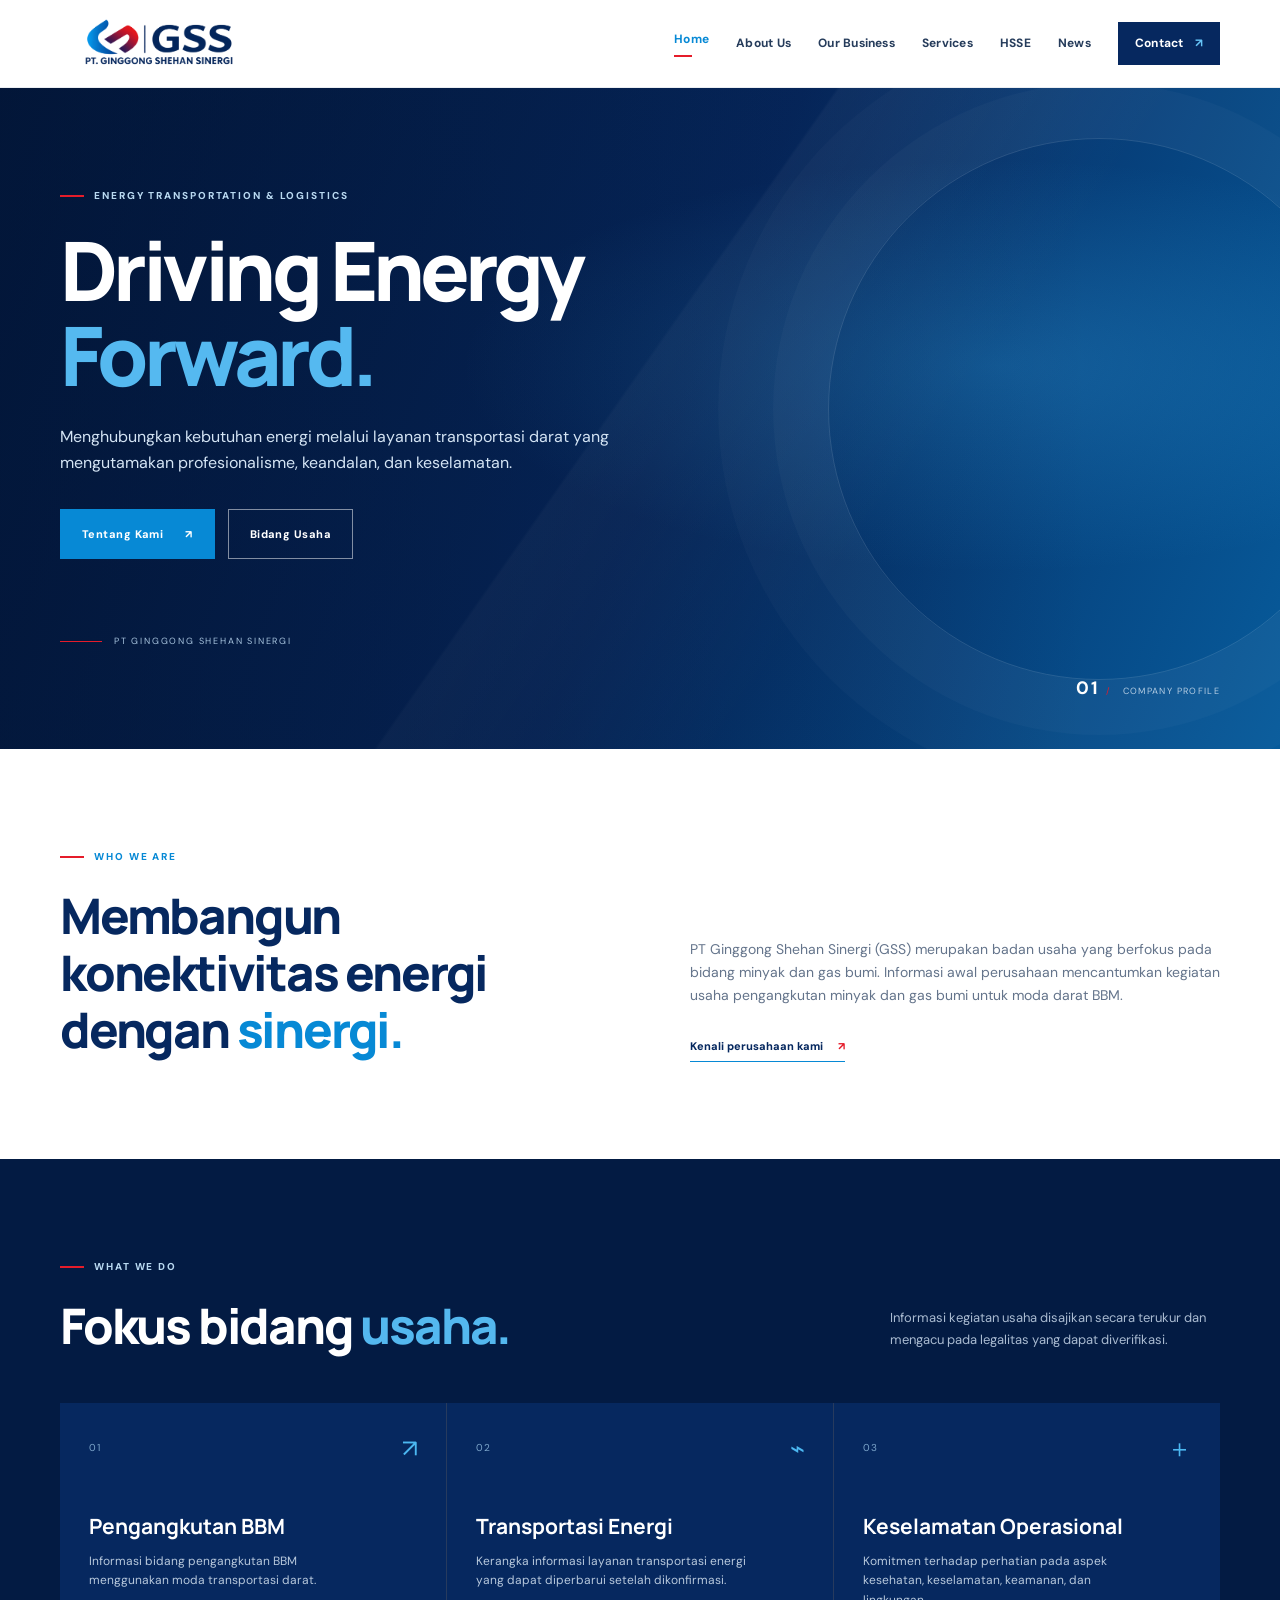
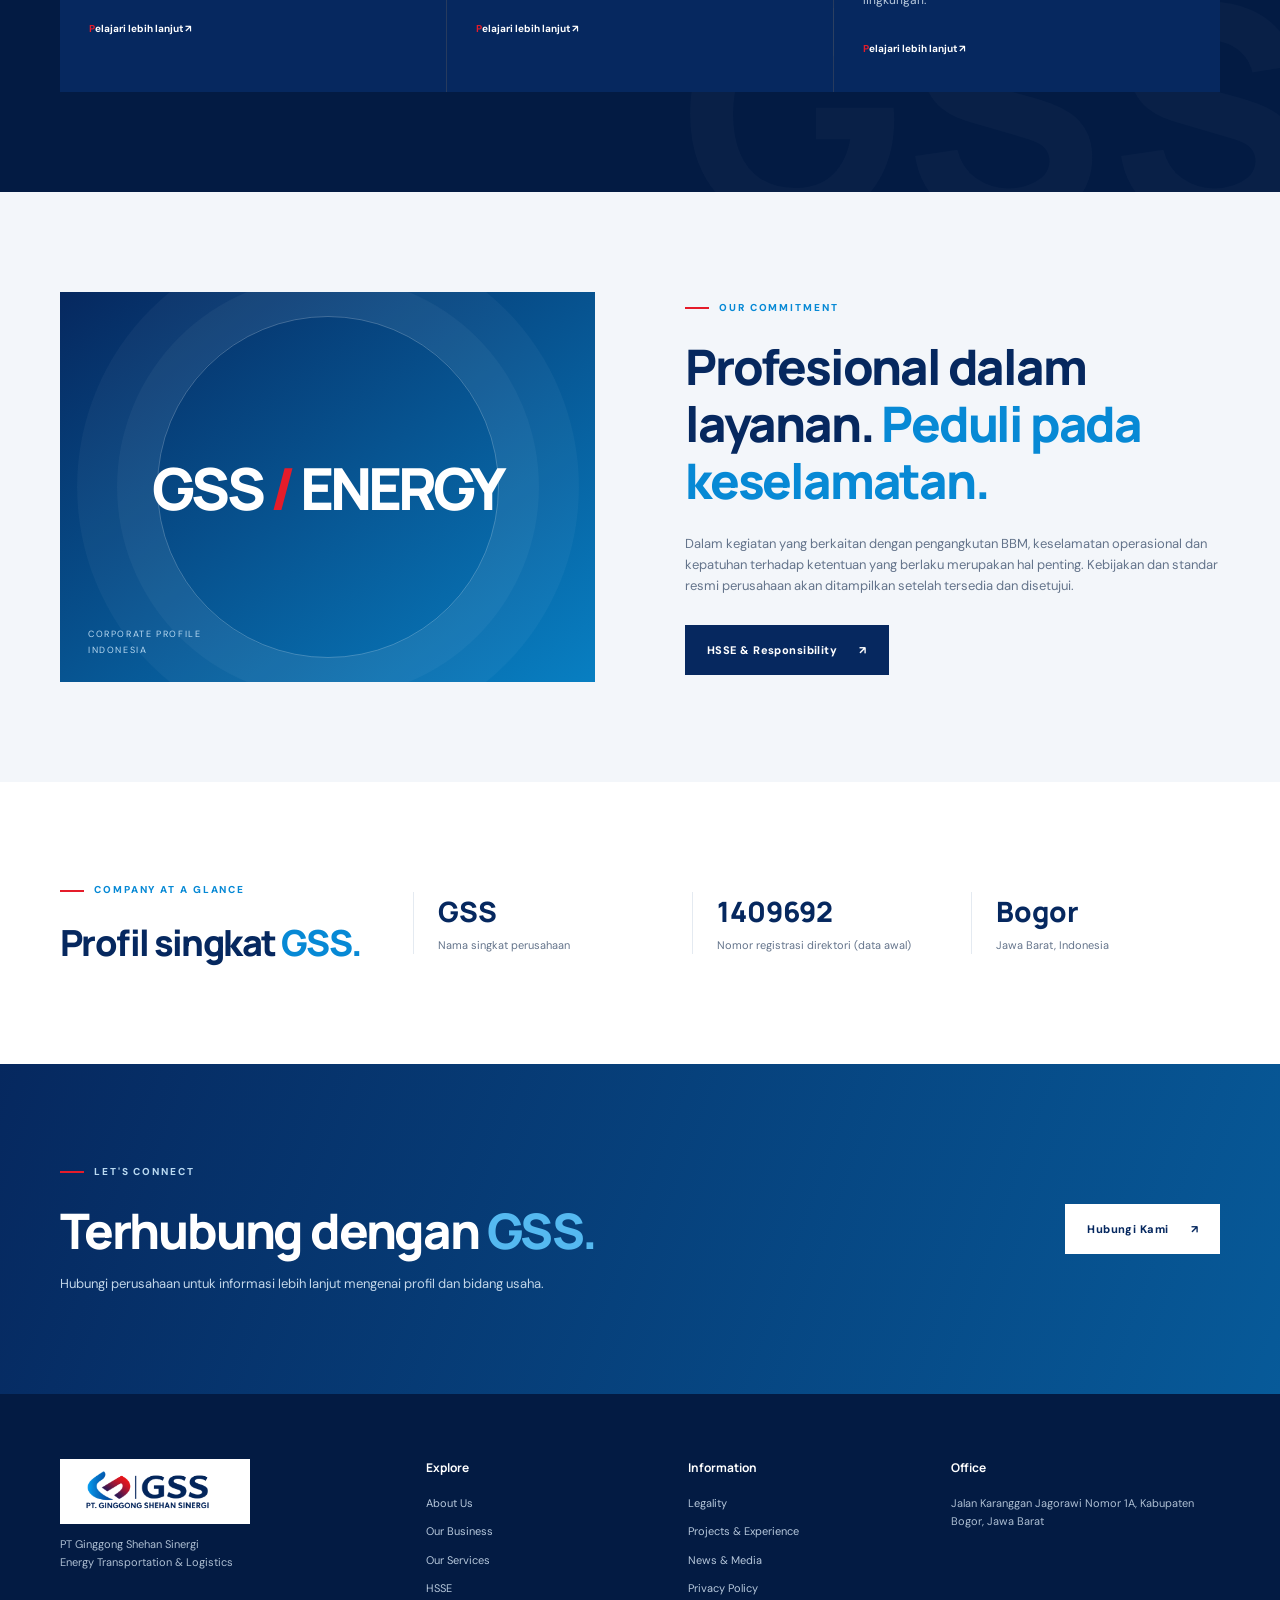
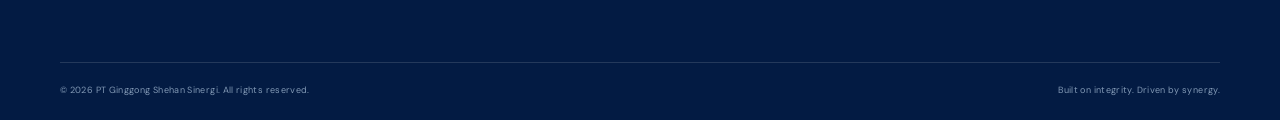
<file: index.html>
<!doctype html>
<html lang="id">
<head>
  <meta charset="utf-8">
  <meta name="viewport" content="width=device-width, initial-scale=1">
  <title>Home | GSS</title>
  <meta name="description" content="PT Ginggong Shehan Sinergi menyediakan fokus usaha pada pengangkutan minyak dan gas bumi moda darat. Hubungi kami untuk informasi perusahaan.">
  <meta name="theme-color" content="#06285f">
  <meta property="og:type" content="website">
  <meta property="og:title" content="Home | GSS">
  <meta property="og:description" content="PT Ginggong Shehan Sinergi menyediakan fokus usaha pada pengangkutan minyak dan gas bumi moda darat. Hubungi kami untuk informasi perusahaan.">
  <meta property="og:image" content="/assets/images/logo-gss.png">
  <link rel="icon" type="image/png" href="/assets/images/logo-gss.png">
  <link rel="preconnect" href="https://fonts.googleapis.com">
  <link rel="preconnect" href="https://fonts.gstatic.com" crossorigin>
  <link href="https://fonts.googleapis.com/css2?family=DM+Sans:wght@400;500;600;700&family=Manrope:wght@400;500;600;700;800&display=swap" rel="stylesheet">
  <link rel="stylesheet" href="/assets/css/style.css">
</head>
<body>
<header class="site-header">
  <div class="container header-inner">
    <a class="brand" href="" aria-label="GSS Home"><img src="/assets/images/logo-gss.png" alt="Logo PT Ginggong Shehan Sinergi"></a>
    <button class="menu-toggle" aria-label="Buka menu" aria-expanded="false"><span></span><span></span><span></span></button>
    <nav class="main-nav" aria-label="Navigasi utama">
      <a href="" aria-current="page" class="is-active">Home</a>
      <a href="/pages/about.html">About Us</a>
      <a href="/pages/business.html">Our Business</a>
      <a href="/pages/services.html">Services</a>
      <a href="/pages/hsse.html">HSSE</a>
      <a href="/pages/news.html">News</a>
      <a class="nav-contact" href="/pages/contact.html">Contact <span>↗</span></a>
    </nav>
  </div>
</header>
<main>
  <section class="hero">
    <div class="hero__backdrop"></div>
    <div class="container hero__content">
      <p class="eyebrow eyebrow--light"><span></span> ENERGY TRANSPORTATION & LOGISTICS</p>
      <h1>Driving Energy<br><em>Forward.</em></h1>
      <p class="hero__lead">Menghubungkan kebutuhan energi melalui layanan transportasi darat yang mengutamakan profesionalisme, keandalan, dan keselamatan.</p>
      <div class="hero__actions">
        <a class="button button--primary" href="pages/about.html">Tentang Kami <span>↗</span></a>
        <a class="button button--outline" href="pages/business.html">Bidang Usaha</a>
      </div>
      <div class="hero__footnote"><span class="hero__line"></span> PT GINGGONG SHEHAN SINERGI</div>
    </div>
    <div class="hero__index"><b>01</b><span>/</span> COMPANY PROFILE</div>
  </section>

  <section class="intro section-pad">
    <div class="container intro__grid">
      <div>
        <p class="eyebrow"><span></span> WHO WE ARE</p>
        <h2>Membangun konektivitas energi dengan <em>sinergi.</em></h2>
      </div>
      <div class="intro__copy">
        <p>PT Ginggong Shehan Sinergi (GSS) merupakan badan usaha yang berfokus pada bidang minyak dan gas bumi. Informasi awal perusahaan mencantumkan kegiatan usaha pengangkutan minyak dan gas bumi untuk moda darat BBM.</p>
        <a class="text-link" href="pages/about.html">Kenali perusahaan kami <span>↗</span></a>
      </div>
    </div>
  </section>

  <section class="business-band section-pad">
    <div class="container">
      <div class="section-heading section-heading--light">
        <div><p class="eyebrow eyebrow--light"><span></span> WHAT WE DO</p><h2>Fokus bidang <em>usaha.</em></h2></div>
        <p>Informasi kegiatan usaha disajikan secara terukur dan mengacu pada legalitas yang dapat diverifikasi.</p>
      </div>
      <div class="service-grid">
        <a class="service-card" href="pages/business.html"><span class="service-card__num">01</span><div class="service-card__icon">↗</div><h3>Pengangkutan BBM</h3><p>Informasi bidang pengangkutan BBM menggunakan moda transportasi darat.</p><span class="service-card__more">Pelajari lebih lanjut ↗</span></a>
        <a class="service-card" href="pages/services.html"><span class="service-card__num">02</span><div class="service-card__icon">⌁</div><h3>Transportasi Energi</h3><p>Kerangka informasi layanan transportasi energi yang dapat diperbarui setelah dikonfirmasi.</p><span class="service-card__more">Pelajari lebih lanjut ↗</span></a>
        <a class="service-card" href="pages/hsse.html"><span class="service-card__num">03</span><div class="service-card__icon">＋</div><h3>Keselamatan Operasional</h3><p>Komitmen terhadap perhatian pada aspek kesehatan, keselamatan, keamanan, dan lingkungan.</p><span class="service-card__more">Pelajari lebih lanjut ↗</span></a>
      </div>
    </div>
  </section>

  <section class="commitment section-pad">
    <div class="container commitment__grid">
      <div class="commitment__visual"><div class="visual-mark">GSS<span> / </span>ENERGY</div><div class="visual-caption">CORPORATE PROFILE<br>INDONESIA</div></div>
      <div class="commitment__body">
        <p class="eyebrow"><span></span> OUR COMMITMENT</p>
        <h2>Profesional dalam layanan. <em>Peduli pada keselamatan.</em></h2>
        <p>Dalam kegiatan yang berkaitan dengan pengangkutan BBM, keselamatan operasional dan kepatuhan terhadap ketentuan yang berlaku merupakan hal penting. Kebijakan dan standar resmi perusahaan akan ditampilkan setelah tersedia dan disetujui.</p>
        <a class="button button--dark" href="pages/hsse.html">HSSE & Responsibility <span>↗</span></a>
      </div>
    </div>
  </section>

  <section class="facts section-pad">
    <div class="container facts__grid">
      <div><p class="eyebrow"><span></span> COMPANY AT A GLANCE</p><h2>Profil singkat <em>GSS.</em></h2></div>
      <div class="fact"><strong>GSS</strong><span>Nama singkat perusahaan</span></div>
      <div class="fact"><strong>1409692</strong><span>Nomor registrasi direktori (data awal)</span></div>
      <div class="fact"><strong>Bogor</strong><span>Jawa Barat, Indonesia</span></div>
    </div>
  </section>

  <section class="cta section-pad">
    <div class="container cta__inner"><div><p class="eyebrow eyebrow--light"><span></span> LET'S CONNECT</p><h2>Terhubung dengan <em>GSS.</em></h2><p>Hubungi perusahaan untuk informasi lebih lanjut mengenai profil dan bidang usaha.</p></div><a class="button button--white" href="pages/contact.html">Hubungi Kami <span>↗</span></a></div>
  </section>
</main>
<footer class="site-footer">
  <div class="container footer-main">
    <div class="footer-brand"><img src="/assets/images/logo-gss.png" alt="Logo GSS"><p>PT Ginggong Shehan Sinergi<br>Energy Transportation & Logistics</p></div>
    <div><h4>Explore</h4><a href="/pages/about.html">About Us</a><a href="/pages/business.html">Our Business</a><a href="/pages/services.html">Our Services</a><a href="/pages/hsse.html">HSSE</a></div>
    <div><h4>Information</h4><a href="/pages/legality.html">Legality</a><a href="/pages/projects.html">Projects & Experience</a><a href="/pages/news.html">News & Media</a><a href="/pages/privacy.html">Privacy Policy</a></div>
    <div><h4>Office</h4><p>Jalan Karanggan Jagorawi Nomor 1A, Kabupaten Bogor, Jawa Barat</p></div>
  </div>
  <div class="container footer-bottom"><span>© 2026 PT Ginggong Shehan Sinergi. All rights reserved.</span><span>Built on integrity. Driven by synergy.</span></div>
</footer>
<a class="back-top" href="#" aria-label="Kembali ke atas">↑</a>
<script src="/assets/js/main.js" defer></script>
</body></html>
</file>
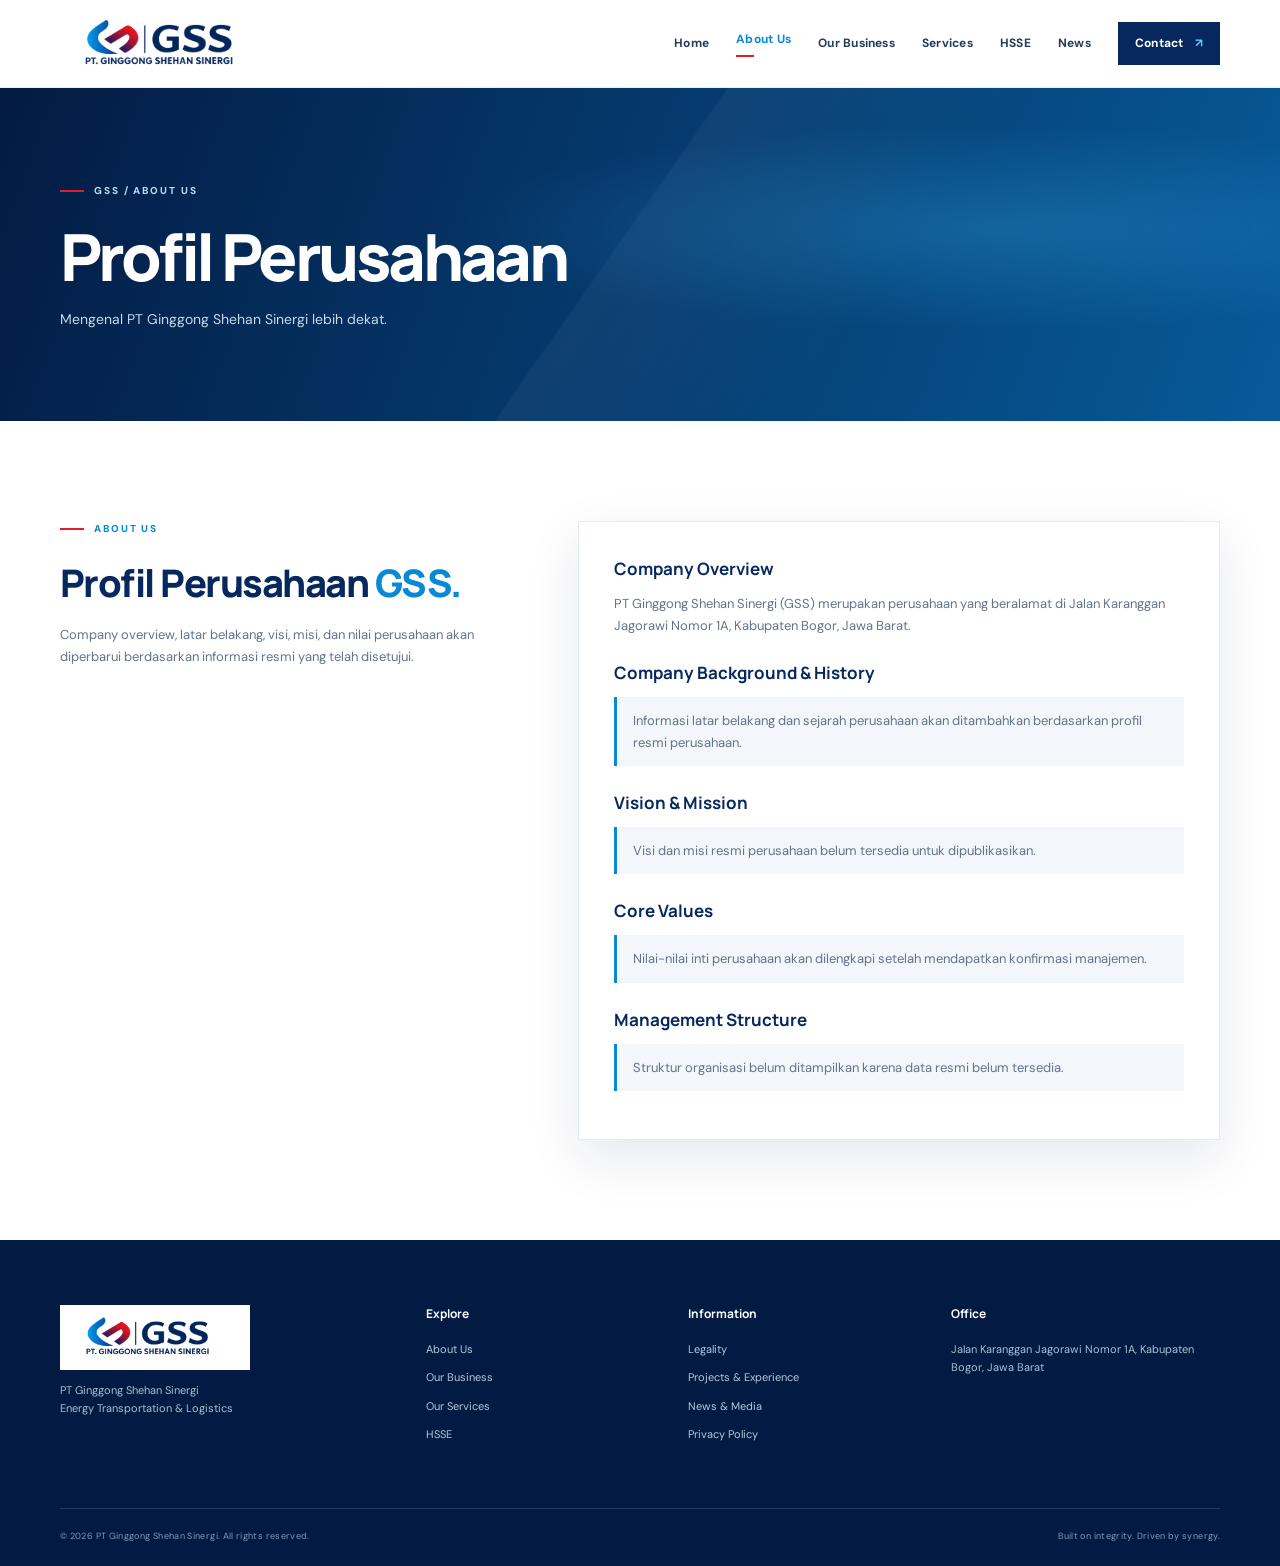
<file: pages/about.html>
<!doctype html>
<html lang="id">
<head>
  <meta charset="utf-8">
  <meta name="viewport" content="width=device-width, initial-scale=1">
  <title>About Us | GSS</title>
  <meta name="description" content="Profil Perusahaan PT Ginggong Shehan Sinergi (GSS). Company overview, latar belakang, visi, misi, dan nilai perusahaan akan diperbarui berdasarkan informasi resmi yang telah disetujui.">
  <meta name="theme-color" content="#06285f">
  <meta property="og:type" content="website">
  <meta property="og:title" content="About Us | GSS">
  <meta property="og:description" content="Profil Perusahaan PT Ginggong Shehan Sinergi (GSS). Company overview, latar belakang, visi, misi, dan nilai perusahaan akan diperbarui berdasarkan informasi resmi yang telah disetujui.">
  <meta property="og:image" content="/assets/images/logo-gss.png">
  <link rel="icon" type="image/png" href="/assets/images/logo-gss.png">
  <link rel="preconnect" href="https://fonts.googleapis.com">
  <link rel="preconnect" href="https://fonts.gstatic.com" crossorigin>
  <link href="https://fonts.googleapis.com/css2?family=DM+Sans:wght@400;500;600;700&family=Manrope:wght@400;500;600;700;800&display=swap" rel="stylesheet">
  <link rel="stylesheet" href="/assets/css/style.css">
</head>
<body>
<header class="site-header">
  <div class="container header-inner">
    <a class="brand" href="" aria-label="GSS Home"><img src="/assets/images/logo-gss.png" alt="Logo PT Ginggong Shehan Sinergi"></a>
    <button class="menu-toggle" aria-label="Buka menu" aria-expanded="false"><span></span><span></span><span></span></button>
    <nav class="main-nav" aria-label="Navigasi utama">
      <a href="">Home</a>
      <a href="/pages/about.html" aria-current="page" class="is-active">About Us</a>
      <a href="/pages/business.html">Our Business</a>
      <a href="/pages/services.html">Services</a>
      <a href="/pages/hsse.html">HSSE</a>
      <a href="/pages/news.html">News</a>
      <a class="nav-contact" href="/pages/contact.html">Contact <span>↗</span></a>
    </nav>
  </div>
</header>
<main>
  <section class="page-hero"><div class="container"><p class="eyebrow eyebrow--light"><span></span> GSS / ABOUT US</p><h1>Profil Perusahaan</h1><p>Mengenal PT Ginggong Shehan Sinergi lebih dekat.</p></div></section>
  <section class="section-pad"><div class="container page-content">
    <div class="page-lead"><p class="eyebrow"><span></span> ABOUT US</p><h2>Profil Perusahaan <em>GSS.</em></h2><p>Company overview, latar belakang, visi, misi, dan nilai perusahaan akan diperbarui berdasarkan informasi resmi yang telah disetujui.</p></div>
<div class="content-panel"><h3>Company Overview</h3><p>PT Ginggong Shehan Sinergi (GSS) merupakan perusahaan yang beralamat di Jalan Karanggan Jagorawi Nomor 1A, Kabupaten Bogor, Jawa Barat.</p><h3>Company Background & History</h3><p class="placeholder-note">Informasi latar belakang dan sejarah perusahaan akan ditambahkan berdasarkan profil resmi perusahaan.</p><h3>Vision & Mission</h3><p class="placeholder-note">Visi dan misi resmi perusahaan belum tersedia untuk dipublikasikan.</p><h3>Core Values</h3><p class="placeholder-note">Nilai-nilai inti perusahaan akan dilengkapi setelah mendapatkan konfirmasi manajemen.</p><h3>Management Structure</h3><p class="placeholder-note">Struktur organisasi belum ditampilkan karena data resmi belum tersedia.</p></div></div></section>
</main>
<footer class="site-footer">
  <div class="container footer-main">
    <div class="footer-brand"><img src="/assets/images/logo-gss.png" alt="Logo GSS"><p>PT Ginggong Shehan Sinergi<br>Energy Transportation & Logistics</p></div>
    <div><h4>Explore</h4><a href="/pages/about.html">About Us</a><a href="/pages/business.html">Our Business</a><a href="/pages/services.html">Our Services</a><a href="/pages/hsse.html">HSSE</a></div>
    <div><h4>Information</h4><a href="/pages/legality.html">Legality</a><a href="/pages/projects.html">Projects & Experience</a><a href="/pages/news.html">News & Media</a><a href="/pages/privacy.html">Privacy Policy</a></div>
    <div><h4>Office</h4><p>Jalan Karanggan Jagorawi Nomor 1A, Kabupaten Bogor, Jawa Barat</p></div>
  </div>
  <div class="container footer-bottom"><span>© 2026 PT Ginggong Shehan Sinergi. All rights reserved.</span><span>Built on integrity. Driven by synergy.</span></div>
</footer>
<a class="back-top" href="#" aria-label="Kembali ke atas">↑</a>
<script src="/assets/js/main.js" defer></script>
</body></html>
</file>
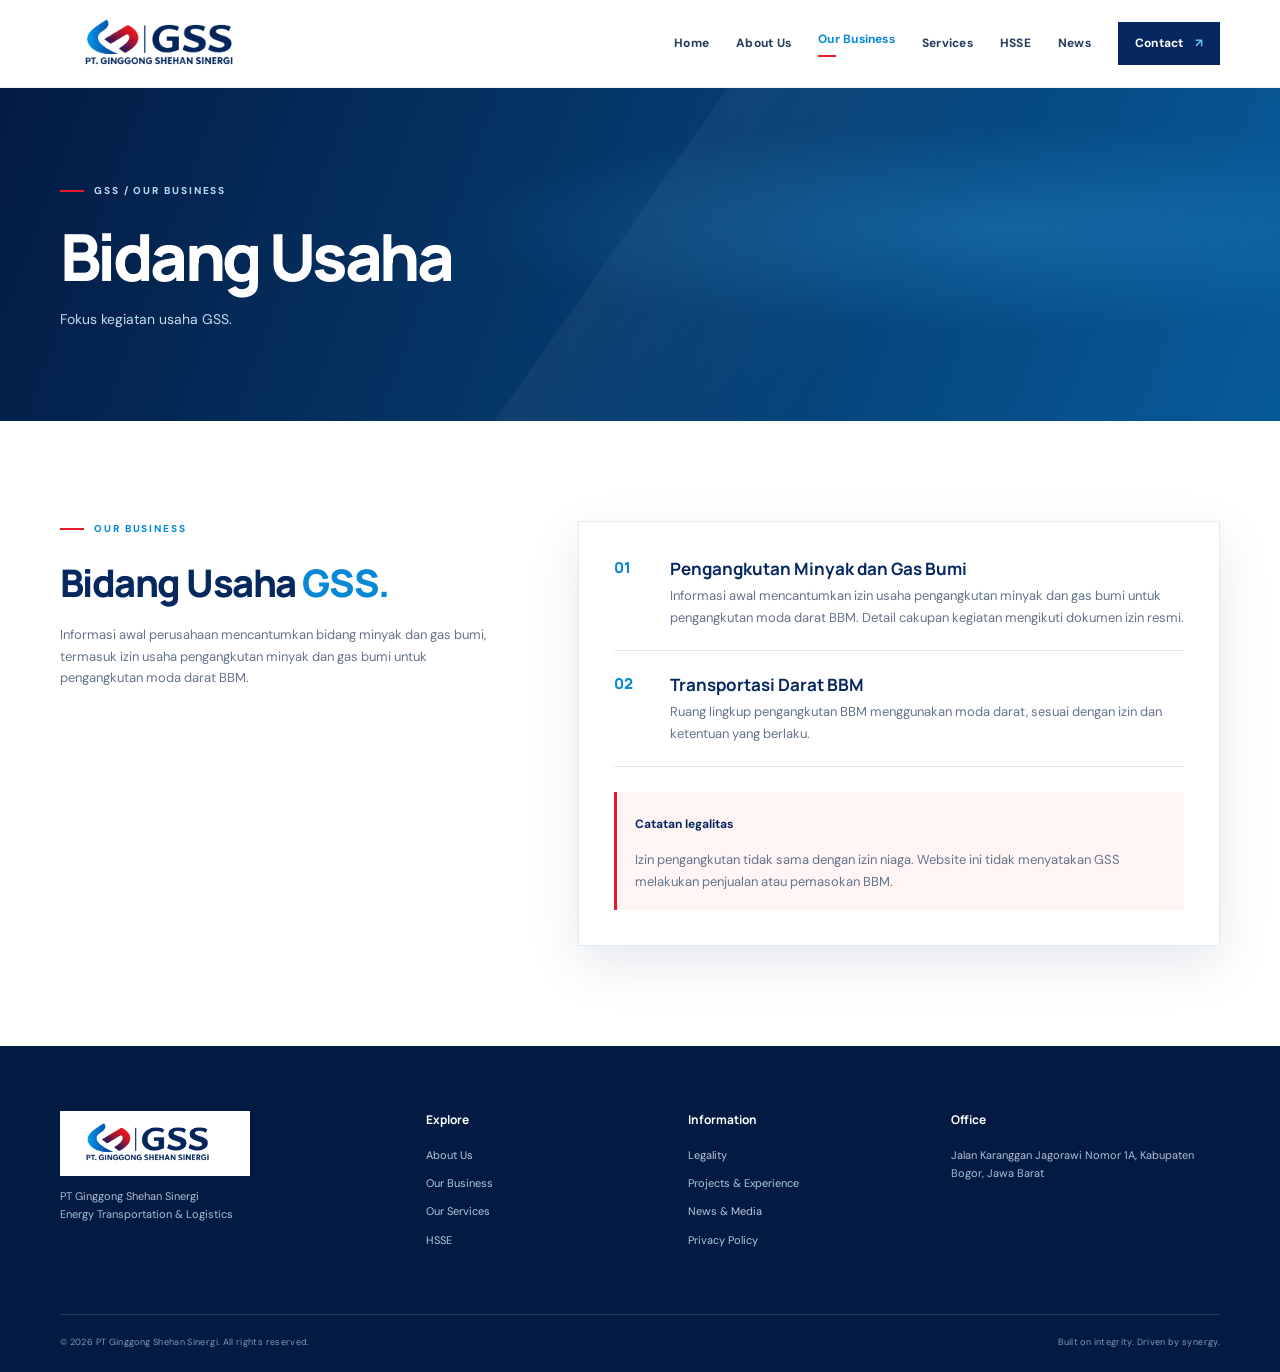
<file: pages/business.html>
<!doctype html>
<html lang="id">
<head>
  <meta charset="utf-8">
  <meta name="viewport" content="width=device-width, initial-scale=1">
  <title>Our Business | GSS</title>
  <meta name="description" content="Bidang Usaha PT Ginggong Shehan Sinergi (GSS). Informasi awal perusahaan mencantumkan bidang minyak dan gas bumi, termasuk izin usaha pengangkutan minyak dan gas bumi untuk pengangkutan moda darat BBM.">
  <meta name="theme-color" content="#06285f">
  <meta property="og:type" content="website">
  <meta property="og:title" content="Our Business | GSS">
  <meta property="og:description" content="Bidang Usaha PT Ginggong Shehan Sinergi (GSS). Informasi awal perusahaan mencantumkan bidang minyak dan gas bumi, termasuk izin usaha pengangkutan minyak dan gas bumi untuk pengangkutan moda darat BBM.">
  <meta property="og:image" content="/assets/images/logo-gss.png">
  <link rel="icon" type="image/png" href="/assets/images/logo-gss.png">
  <link rel="preconnect" href="https://fonts.googleapis.com">
  <link rel="preconnect" href="https://fonts.gstatic.com" crossorigin>
  <link href="https://fonts.googleapis.com/css2?family=DM+Sans:wght@400;500;600;700&family=Manrope:wght@400;500;600;700;800&display=swap" rel="stylesheet">
  <link rel="stylesheet" href="/assets/css/style.css">
</head>
<body>
<header class="site-header">
  <div class="container header-inner">
    <a class="brand" href="" aria-label="GSS Home"><img src="/assets/images/logo-gss.png" alt="Logo PT Ginggong Shehan Sinergi"></a>
    <button class="menu-toggle" aria-label="Buka menu" aria-expanded="false"><span></span><span></span><span></span></button>
    <nav class="main-nav" aria-label="Navigasi utama">
      <a href="">Home</a>
      <a href="/pages/about.html">About Us</a>
      <a href="/pages/business.html" aria-current="page" class="is-active">Our Business</a>
      <a href="/pages/services.html">Services</a>
      <a href="/pages/hsse.html">HSSE</a>
      <a href="/pages/news.html">News</a>
      <a class="nav-contact" href="/pages/contact.html">Contact <span>↗</span></a>
    </nav>
  </div>
</header>
<main>
  <section class="page-hero"><div class="container"><p class="eyebrow eyebrow--light"><span></span> GSS / OUR BUSINESS</p><h1>Bidang Usaha</h1><p>Fokus kegiatan usaha GSS.</p></div></section>
  <section class="section-pad"><div class="container page-content">
    <div class="page-lead"><p class="eyebrow"><span></span> OUR BUSINESS</p><h2>Bidang Usaha <em>GSS.</em></h2><p>Informasi awal perusahaan mencantumkan bidang minyak dan gas bumi, termasuk izin usaha pengangkutan minyak dan gas bumi untuk pengangkutan moda darat BBM.</p></div>
<div class="content-panel"><div class="info-row"><span>01</span><div><h3>Pengangkutan Minyak dan Gas Bumi</h3><p>Informasi awal mencantumkan izin usaha pengangkutan minyak dan gas bumi untuk pengangkutan moda darat BBM. Detail cakupan kegiatan mengikuti dokumen izin resmi.</p></div></div><div class="info-row"><span>02</span><div><h3>Transportasi Darat BBM</h3><p>Ruang lingkup pengangkutan BBM menggunakan moda darat, sesuai dengan izin dan ketentuan yang berlaku.</p></div></div><div class="notice"><strong>Catatan legalitas</strong><p>Izin pengangkutan tidak sama dengan izin niaga. Website ini tidak menyatakan GSS melakukan penjualan atau pemasokan BBM.</p></div></div></div></section>
</main>
<footer class="site-footer">
  <div class="container footer-main">
    <div class="footer-brand"><img src="/assets/images/logo-gss.png" alt="Logo GSS"><p>PT Ginggong Shehan Sinergi<br>Energy Transportation & Logistics</p></div>
    <div><h4>Explore</h4><a href="/pages/about.html">About Us</a><a href="/pages/business.html">Our Business</a><a href="/pages/services.html">Our Services</a><a href="/pages/hsse.html">HSSE</a></div>
    <div><h4>Information</h4><a href="/pages/legality.html">Legality</a><a href="/pages/projects.html">Projects & Experience</a><a href="/pages/news.html">News & Media</a><a href="/pages/privacy.html">Privacy Policy</a></div>
    <div><h4>Office</h4><p>Jalan Karanggan Jagorawi Nomor 1A, Kabupaten Bogor, Jawa Barat</p></div>
  </div>
  <div class="container footer-bottom"><span>© 2026 PT Ginggong Shehan Sinergi. All rights reserved.</span><span>Built on integrity. Driven by synergy.</span></div>
</footer>
<a class="back-top" href="#" aria-label="Kembali ke atas">↑</a>
<script src="/assets/js/main.js" defer></script>
</body></html>
</file>
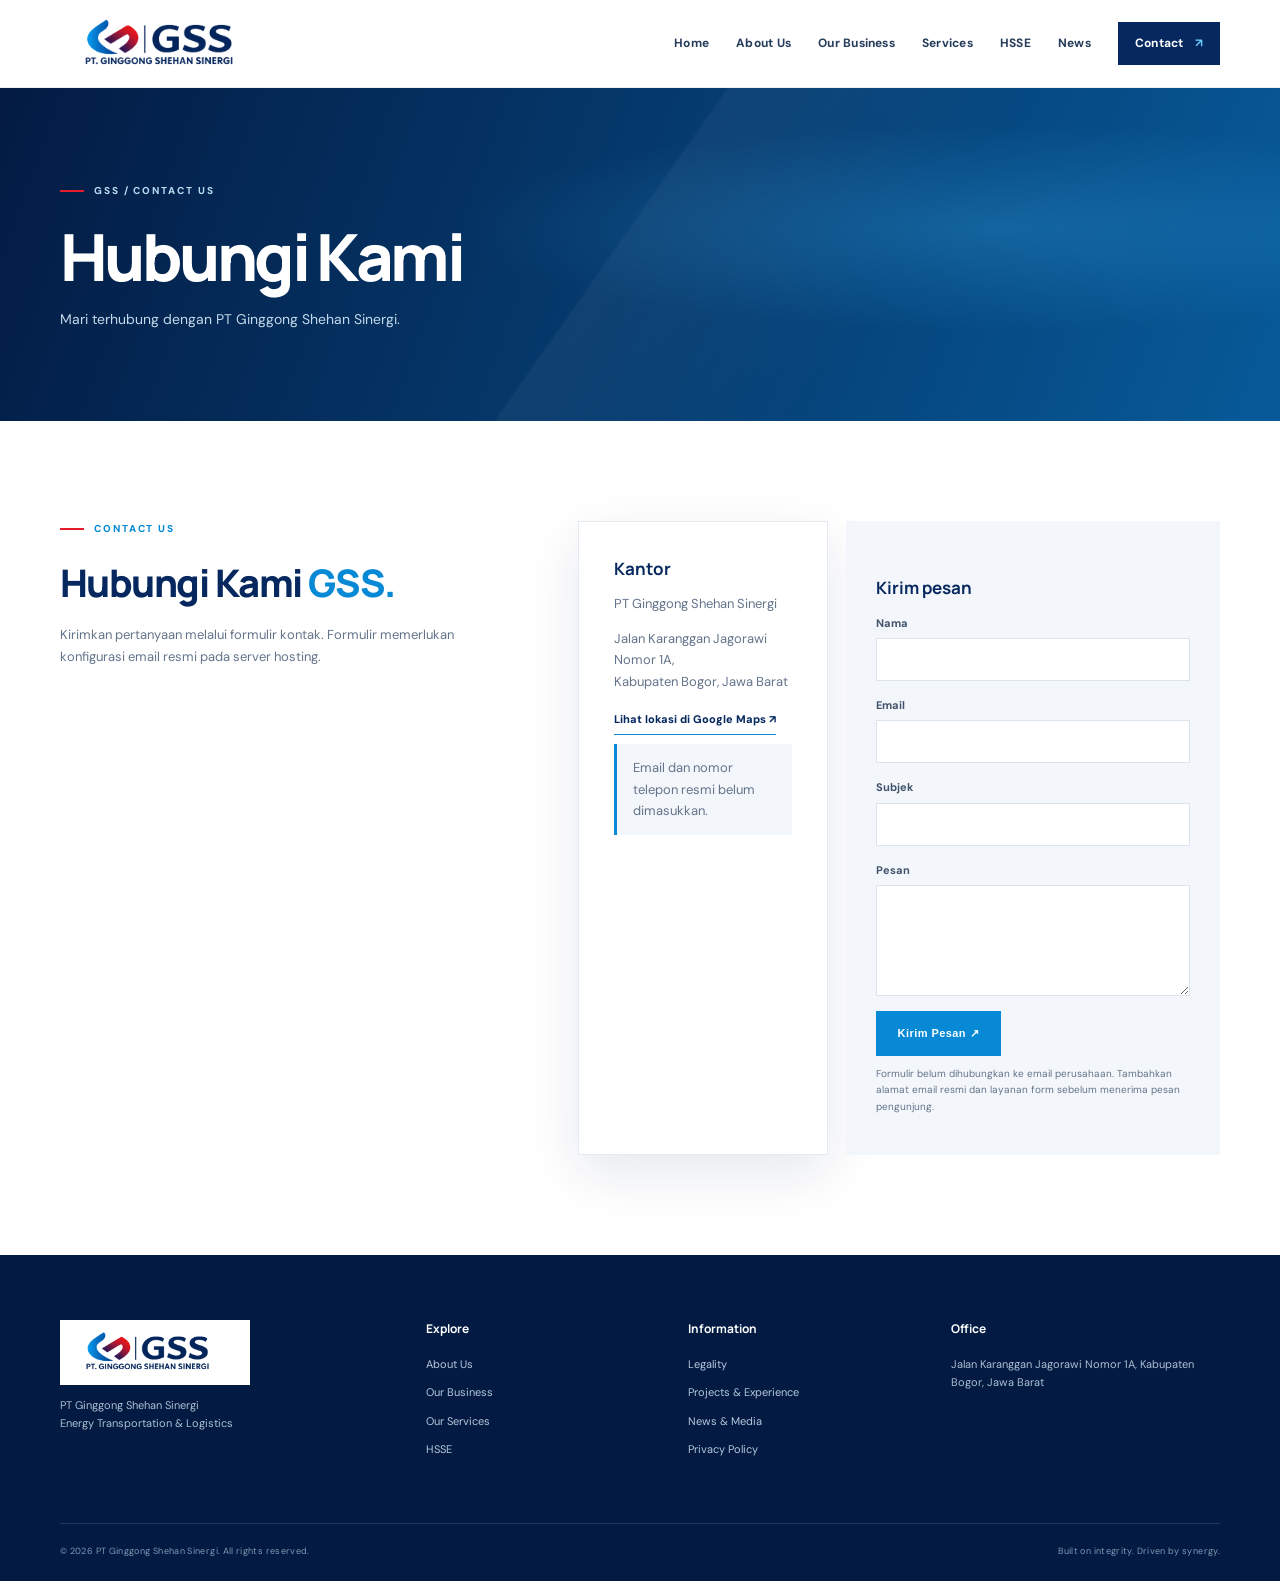
<file: pages/contact.html>
<!doctype html>
<html lang="id">
<head>
  <meta charset="utf-8">
  <meta name="viewport" content="width=device-width, initial-scale=1">
  <title>Contact Us | GSS</title>
  <meta name="description" content="Hubungi Kami PT Ginggong Shehan Sinergi (GSS). Kirimkan pertanyaan melalui formulir kontak. Formulir memerlukan konfigurasi email resmi pada server hosting.">
  <meta name="theme-color" content="#06285f">
  <meta property="og:type" content="website">
  <meta property="og:title" content="Contact Us | GSS">
  <meta property="og:description" content="Hubungi Kami PT Ginggong Shehan Sinergi (GSS). Kirimkan pertanyaan melalui formulir kontak. Formulir memerlukan konfigurasi email resmi pada server hosting.">
  <meta property="og:image" content="/assets/images/logo-gss.png">
  <link rel="icon" type="image/png" href="/assets/images/logo-gss.png">
  <link rel="preconnect" href="https://fonts.googleapis.com">
  <link rel="preconnect" href="https://fonts.gstatic.com" crossorigin>
  <link href="https://fonts.googleapis.com/css2?family=DM+Sans:wght@400;500;600;700&family=Manrope:wght@400;500;600;700;800&display=swap" rel="stylesheet">
  <link rel="stylesheet" href="/assets/css/style.css">
</head>
<body>
<header class="site-header">
  <div class="container header-inner">
    <a class="brand" href="" aria-label="GSS Home"><img src="/assets/images/logo-gss.png" alt="Logo PT Ginggong Shehan Sinergi"></a>
    <button class="menu-toggle" aria-label="Buka menu" aria-expanded="false"><span></span><span></span><span></span></button>
    <nav class="main-nav" aria-label="Navigasi utama">
      <a href="">Home</a>
      <a href="/pages/about.html">About Us</a>
      <a href="/pages/business.html">Our Business</a>
      <a href="/pages/services.html">Services</a>
      <a href="/pages/hsse.html">HSSE</a>
      <a href="/pages/news.html">News</a>
      <a class="nav-contact" href="/pages/contact.html">Contact <span>↗</span></a>
    </nav>
  </div>
</header>
<main>
  <section class="page-hero"><div class="container"><p class="eyebrow eyebrow--light"><span></span> GSS / CONTACT US</p><h1>Hubungi Kami</h1><p>Mari terhubung dengan PT Ginggong Shehan Sinergi.</p></div></section>
  <section class="section-pad"><div class="container page-content">
    <div class="page-lead"><p class="eyebrow"><span></span> CONTACT US</p><h2>Hubungi Kami <em>GSS.</em></h2><p>Kirimkan pertanyaan melalui formulir kontak. Formulir memerlukan konfigurasi email resmi pada server hosting.</p></div>
<div class="contact-grid"><div class="content-panel"><h3>Kantor</h3><p>PT Ginggong Shehan Sinergi</p><p>Jalan Karanggan Jagorawi Nomor 1A,<br>Kabupaten Bogor, Jawa Barat</p><a class="text-link" target="_blank" rel="noopener" href="https://www.google.com/maps/search/?api=1&query=Jalan+Karanggan+Jagorawi+Nomor+1A+Bogor">Lihat lokasi di Google Maps ↗</a><p class="placeholder-note">Email dan nomor telepon resmi belum dimasukkan.</p></div><form class="contact-form" id="contact-form"><h3>Kirim pesan</h3><label>Nama<input name="name" required maxlength="100" autocomplete="name"></label><label>Email<input type="email" name="email" required maxlength="150" autocomplete="email"></label><label>Subjek<input name="subject" required maxlength="150"></label><label>Pesan<textarea name="message" rows="5" required maxlength="4000"></textarea></label><div class="hp-field" aria-hidden="true"><label>Jangan isi kolom ini<input name="website" tabindex="-1" autocomplete="off"></label></div><button class="button button--primary" type="submit">Kirim Pesan ↗</button><p class="form-note">Formulir belum dihubungkan ke email perusahaan. Tambahkan alamat email resmi dan layanan form sebelum menerima pesan pengunjung.</p></form></div></div></section>
</main>
<footer class="site-footer">
  <div class="container footer-main">
    <div class="footer-brand"><img src="/assets/images/logo-gss.png" alt="Logo GSS"><p>PT Ginggong Shehan Sinergi<br>Energy Transportation & Logistics</p></div>
    <div><h4>Explore</h4><a href="/pages/about.html">About Us</a><a href="/pages/business.html">Our Business</a><a href="/pages/services.html">Our Services</a><a href="/pages/hsse.html">HSSE</a></div>
    <div><h4>Information</h4><a href="/pages/legality.html">Legality</a><a href="/pages/projects.html">Projects & Experience</a><a href="/pages/news.html">News & Media</a><a href="/pages/privacy.html">Privacy Policy</a></div>
    <div><h4>Office</h4><p>Jalan Karanggan Jagorawi Nomor 1A, Kabupaten Bogor, Jawa Barat</p></div>
  </div>
  <div class="container footer-bottom"><span>© 2026 PT Ginggong Shehan Sinergi. All rights reserved.</span><span>Built on integrity. Driven by synergy.</span></div>
</footer>
<a class="back-top" href="#" aria-label="Kembali ke atas">↑</a>
<script src="/assets/js/main.js" defer></script>
</body></html>
</file>
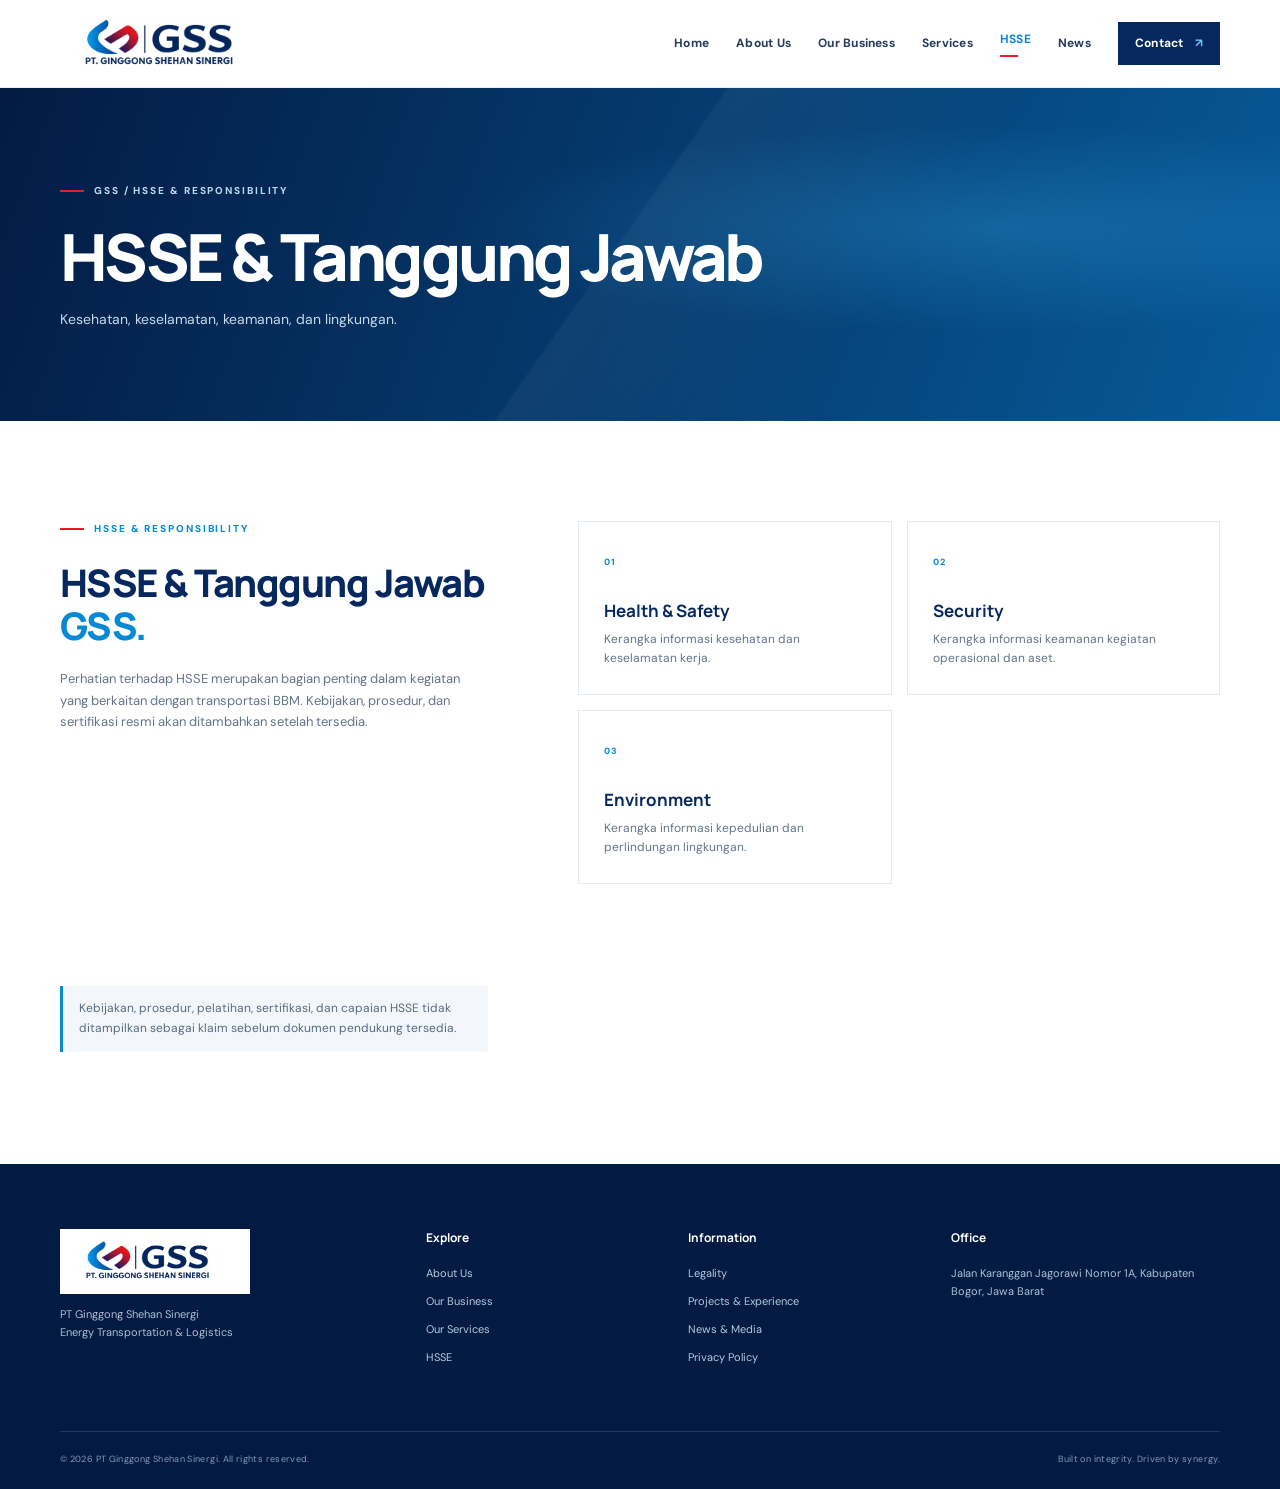
<file: pages/hsse.html>
<!doctype html>
<html lang="id">
<head>
  <meta charset="utf-8">
  <meta name="viewport" content="width=device-width, initial-scale=1">
  <title>HSSE &amp; Responsibility | GSS</title>
  <meta name="description" content="HSSE &amp; Tanggung Jawab PT Ginggong Shehan Sinergi (GSS). Perhatian terhadap HSSE merupakan bagian penting dalam kegiatan yang berkaitan dengan transportasi BBM. Kebijakan, prosedur, dan sertifikasi resmi akan ditambahkan setelah tersedia.">
  <meta name="theme-color" content="#06285f">
  <meta property="og:type" content="website">
  <meta property="og:title" content="HSSE &amp; Responsibility | GSS">
  <meta property="og:description" content="HSSE &amp; Tanggung Jawab PT Ginggong Shehan Sinergi (GSS). Perhatian terhadap HSSE merupakan bagian penting dalam kegiatan yang berkaitan dengan transportasi BBM. Kebijakan, prosedur, dan sertifikasi resmi akan ditambahkan setelah tersedia.">
  <meta property="og:image" content="/assets/images/logo-gss.png">
  <link rel="icon" type="image/png" href="/assets/images/logo-gss.png">
  <link rel="preconnect" href="https://fonts.googleapis.com">
  <link rel="preconnect" href="https://fonts.gstatic.com" crossorigin>
  <link href="https://fonts.googleapis.com/css2?family=DM+Sans:wght@400;500;600;700&family=Manrope:wght@400;500;600;700;800&display=swap" rel="stylesheet">
  <link rel="stylesheet" href="/assets/css/style.css">
</head>
<body>
<header class="site-header">
  <div class="container header-inner">
    <a class="brand" href="" aria-label="GSS Home"><img src="/assets/images/logo-gss.png" alt="Logo PT Ginggong Shehan Sinergi"></a>
    <button class="menu-toggle" aria-label="Buka menu" aria-expanded="false"><span></span><span></span><span></span></button>
    <nav class="main-nav" aria-label="Navigasi utama">
      <a href="">Home</a>
      <a href="/pages/about.html">About Us</a>
      <a href="/pages/business.html">Our Business</a>
      <a href="/pages/services.html">Services</a>
      <a href="/pages/hsse.html" aria-current="page" class="is-active">HSSE</a>
      <a href="/pages/news.html">News</a>
      <a class="nav-contact" href="/pages/contact.html">Contact <span>↗</span></a>
    </nav>
  </div>
</header>
<main>
  <section class="page-hero"><div class="container"><p class="eyebrow eyebrow--light"><span></span> GSS / HSSE & RESPONSIBILITY</p><h1>HSSE & Tanggung Jawab</h1><p>Kesehatan, keselamatan, keamanan, dan lingkungan.</p></div></section>
  <section class="section-pad"><div class="container page-content">
    <div class="page-lead"><p class="eyebrow"><span></span> HSSE & RESPONSIBILITY</p><h2>HSSE & Tanggung Jawab <em>GSS.</em></h2><p>Perhatian terhadap HSSE merupakan bagian penting dalam kegiatan yang berkaitan dengan transportasi BBM. Kebijakan, prosedur, dan sertifikasi resmi akan ditambahkan setelah tersedia.</p></div>
<div class="card-grid"><article class="plain-card"><span>01</span><h3>Health & Safety</h3><p>Kerangka informasi kesehatan dan keselamatan kerja.</p></article><article class="plain-card"><span>02</span><h3>Security</h3><p>Kerangka informasi keamanan kegiatan operasional dan aset.</p></article><article class="plain-card"><span>03</span><h3>Environment</h3><p>Kerangka informasi kepedulian dan perlindungan lingkungan.</p></article></div><p class="placeholder-note">Kebijakan, prosedur, pelatihan, sertifikasi, dan capaian HSSE tidak ditampilkan sebagai klaim sebelum dokumen pendukung tersedia.</p></div></section>
</main>
<footer class="site-footer">
  <div class="container footer-main">
    <div class="footer-brand"><img src="/assets/images/logo-gss.png" alt="Logo GSS"><p>PT Ginggong Shehan Sinergi<br>Energy Transportation & Logistics</p></div>
    <div><h4>Explore</h4><a href="/pages/about.html">About Us</a><a href="/pages/business.html">Our Business</a><a href="/pages/services.html">Our Services</a><a href="/pages/hsse.html">HSSE</a></div>
    <div><h4>Information</h4><a href="/pages/legality.html">Legality</a><a href="/pages/projects.html">Projects & Experience</a><a href="/pages/news.html">News & Media</a><a href="/pages/privacy.html">Privacy Policy</a></div>
    <div><h4>Office</h4><p>Jalan Karanggan Jagorawi Nomor 1A, Kabupaten Bogor, Jawa Barat</p></div>
  </div>
  <div class="container footer-bottom"><span>© 2026 PT Ginggong Shehan Sinergi. All rights reserved.</span><span>Built on integrity. Driven by synergy.</span></div>
</footer>
<a class="back-top" href="#" aria-label="Kembali ke atas">↑</a>
<script src="/assets/js/main.js" defer></script>
</body></html>
</file>
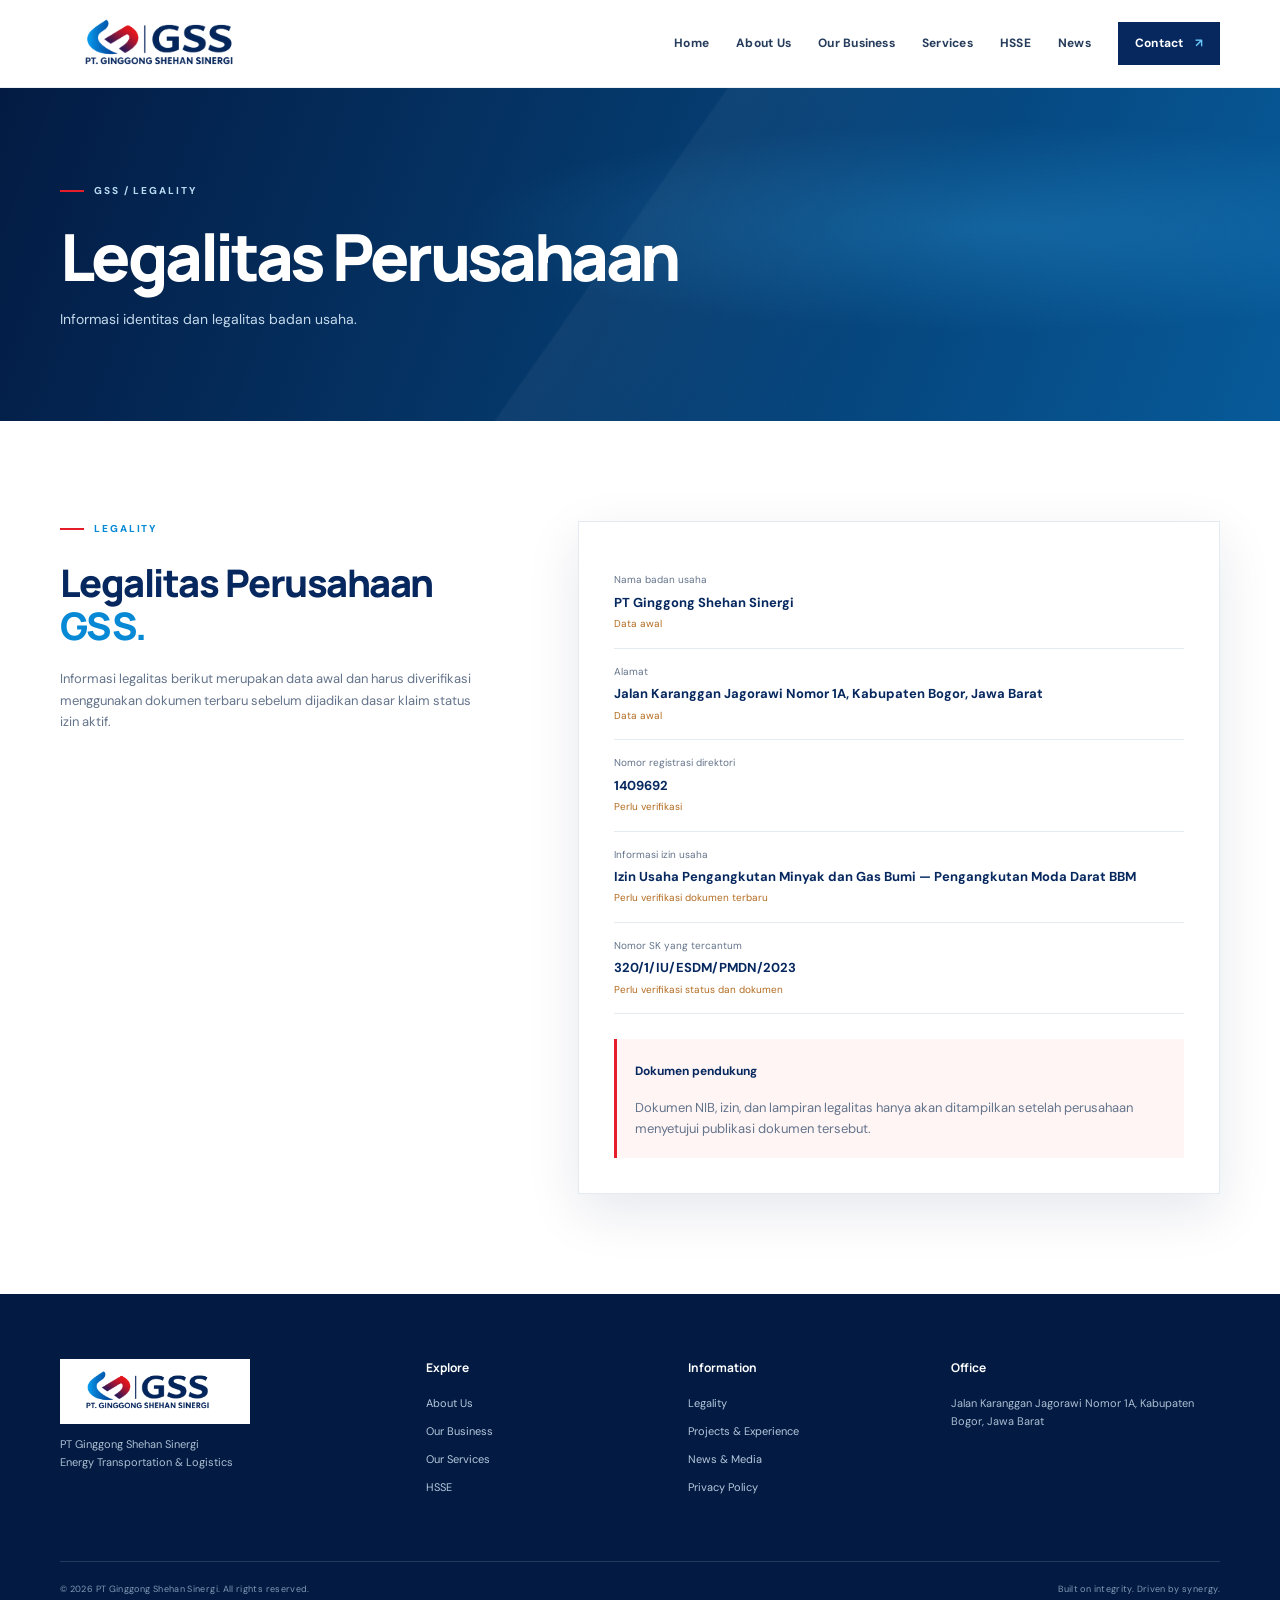
<file: pages/legality.html>
<!doctype html>
<html lang="id">
<head>
  <meta charset="utf-8">
  <meta name="viewport" content="width=device-width, initial-scale=1">
  <title>Legality | GSS</title>
  <meta name="description" content="Legalitas Perusahaan PT Ginggong Shehan Sinergi (GSS). Informasi legalitas berikut merupakan data awal dan harus diverifikasi menggunakan dokumen terbaru sebelum dijadikan dasar klaim status izin aktif.">
  <meta name="theme-color" content="#06285f">
  <meta property="og:type" content="website">
  <meta property="og:title" content="Legality | GSS">
  <meta property="og:description" content="Legalitas Perusahaan PT Ginggong Shehan Sinergi (GSS). Informasi legalitas berikut merupakan data awal dan harus diverifikasi menggunakan dokumen terbaru sebelum dijadikan dasar klaim status izin aktif.">
  <meta property="og:image" content="/assets/images/logo-gss.png">
  <link rel="icon" type="image/png" href="/assets/images/logo-gss.png">
  <link rel="preconnect" href="https://fonts.googleapis.com">
  <link rel="preconnect" href="https://fonts.gstatic.com" crossorigin>
  <link href="https://fonts.googleapis.com/css2?family=DM+Sans:wght@400;500;600;700&family=Manrope:wght@400;500;600;700;800&display=swap" rel="stylesheet">
  <link rel="stylesheet" href="/assets/css/style.css">
</head>
<body>
<header class="site-header">
  <div class="container header-inner">
    <a class="brand" href="" aria-label="GSS Home"><img src="/assets/images/logo-gss.png" alt="Logo PT Ginggong Shehan Sinergi"></a>
    <button class="menu-toggle" aria-label="Buka menu" aria-expanded="false"><span></span><span></span><span></span></button>
    <nav class="main-nav" aria-label="Navigasi utama">
      <a href="">Home</a>
      <a href="/pages/about.html">About Us</a>
      <a href="/pages/business.html">Our Business</a>
      <a href="/pages/services.html">Services</a>
      <a href="/pages/hsse.html">HSSE</a>
      <a href="/pages/news.html">News</a>
      <a class="nav-contact" href="/pages/contact.html">Contact <span>↗</span></a>
    </nav>
  </div>
</header>
<main>
  <section class="page-hero"><div class="container"><p class="eyebrow eyebrow--light"><span></span> GSS / LEGALITY</p><h1>Legalitas Perusahaan</h1><p>Informasi identitas dan legalitas badan usaha.</p></div></section>
  <section class="section-pad"><div class="container page-content">
    <div class="page-lead"><p class="eyebrow"><span></span> LEGALITY</p><h2>Legalitas Perusahaan <em>GSS.</em></h2><p>Informasi legalitas berikut merupakan data awal dan harus diverifikasi menggunakan dokumen terbaru sebelum dijadikan dasar klaim status izin aktif.</p></div>
<div class="content-panel"><div class="legal-item"><span>Nama badan usaha</span><strong>PT Ginggong Shehan Sinergi</strong><small>Data awal</small></div><div class="legal-item"><span>Alamat</span><strong>Jalan Karanggan Jagorawi Nomor 1A, Kabupaten Bogor, Jawa Barat</strong><small>Data awal</small></div><div class="legal-item"><span>Nomor registrasi direktori</span><strong>1409692</strong><small>Perlu verifikasi</small></div><div class="legal-item"><span>Informasi izin usaha</span><strong>Izin Usaha Pengangkutan Minyak dan Gas Bumi — Pengangkutan Moda Darat BBM</strong><small>Perlu verifikasi dokumen terbaru</small></div><div class="legal-item"><span>Nomor SK yang tercantum</span><strong>320/1/IU/ESDM/PMDN/2023</strong><small>Perlu verifikasi status dan dokumen</small></div><div class="notice"><strong>Dokumen pendukung</strong><p>Dokumen NIB, izin, dan lampiran legalitas hanya akan ditampilkan setelah perusahaan menyetujui publikasi dokumen tersebut.</p></div></div></div></section>
</main>
<footer class="site-footer">
  <div class="container footer-main">
    <div class="footer-brand"><img src="/assets/images/logo-gss.png" alt="Logo GSS"><p>PT Ginggong Shehan Sinergi<br>Energy Transportation & Logistics</p></div>
    <div><h4>Explore</h4><a href="/pages/about.html">About Us</a><a href="/pages/business.html">Our Business</a><a href="/pages/services.html">Our Services</a><a href="/pages/hsse.html">HSSE</a></div>
    <div><h4>Information</h4><a href="/pages/legality.html">Legality</a><a href="/pages/projects.html">Projects & Experience</a><a href="/pages/news.html">News & Media</a><a href="/pages/privacy.html">Privacy Policy</a></div>
    <div><h4>Office</h4><p>Jalan Karanggan Jagorawi Nomor 1A, Kabupaten Bogor, Jawa Barat</p></div>
  </div>
  <div class="container footer-bottom"><span>© 2026 PT Ginggong Shehan Sinergi. All rights reserved.</span><span>Built on integrity. Driven by synergy.</span></div>
</footer>
<a class="back-top" href="#" aria-label="Kembali ke atas">↑</a>
<script src="/assets/js/main.js" defer></script>
</body></html>
</file>
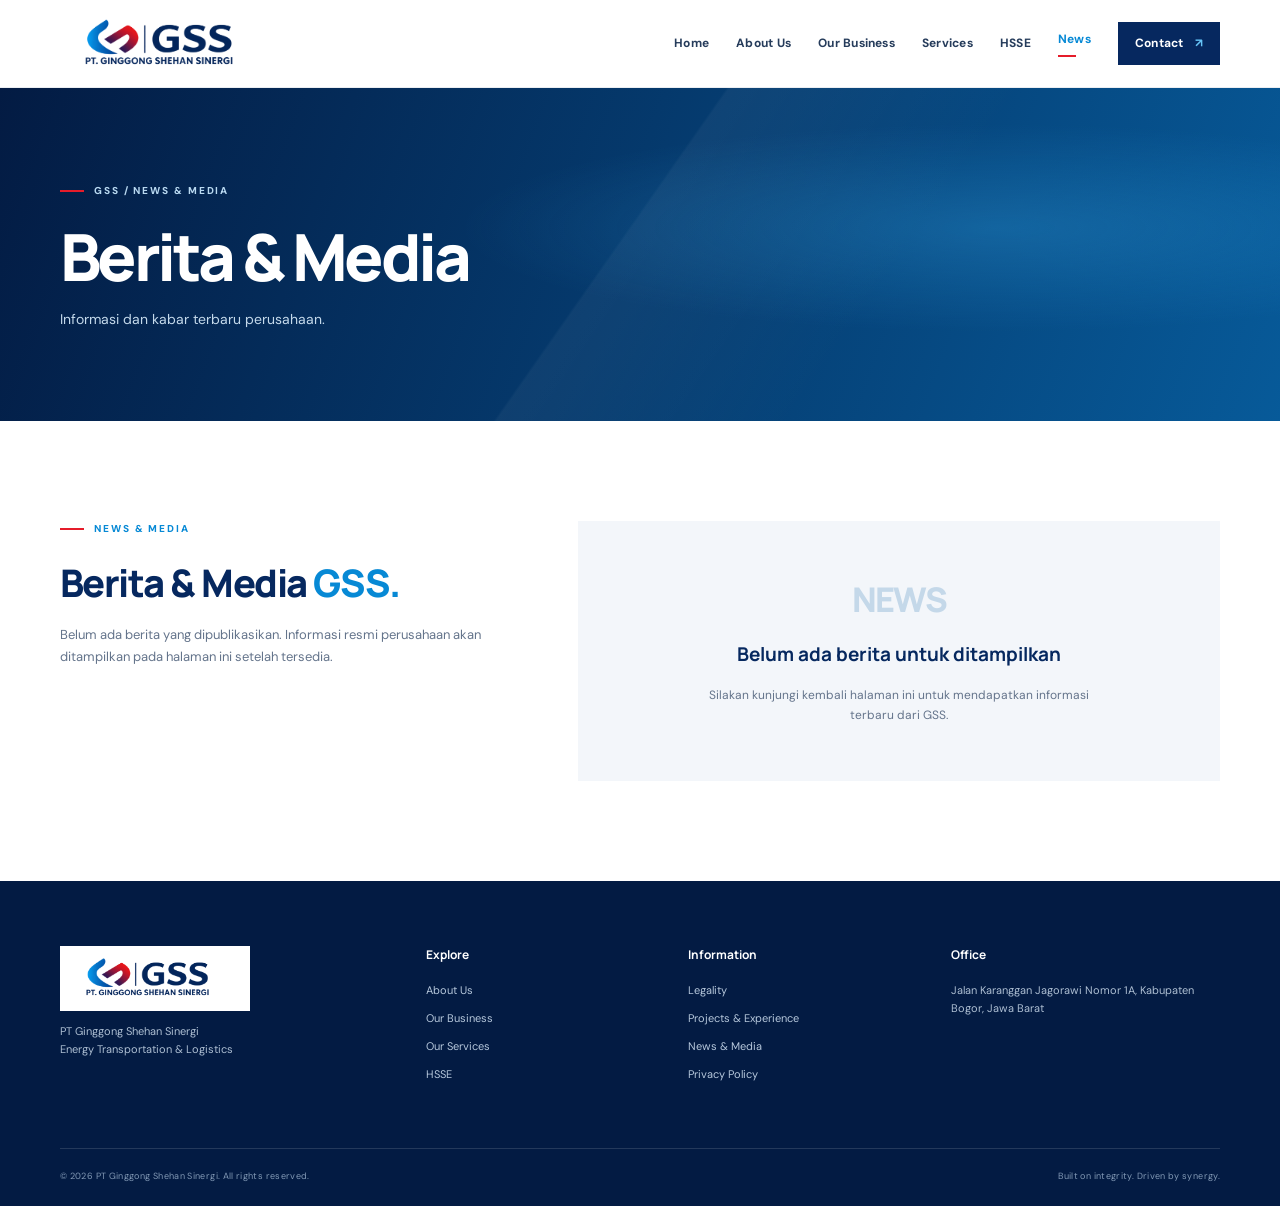
<file: pages/news.html>
<!doctype html>
<html lang="id">
<head>
  <meta charset="utf-8">
  <meta name="viewport" content="width=device-width, initial-scale=1">
  <title>News &amp; Media | GSS</title>
  <meta name="description" content="Berita &amp; Media PT Ginggong Shehan Sinergi (GSS). Belum ada berita yang dipublikasikan. Informasi resmi perusahaan akan ditampilkan pada halaman ini setelah tersedia.">
  <meta name="theme-color" content="#06285f">
  <meta property="og:type" content="website">
  <meta property="og:title" content="News &amp; Media | GSS">
  <meta property="og:description" content="Berita &amp; Media PT Ginggong Shehan Sinergi (GSS). Belum ada berita yang dipublikasikan. Informasi resmi perusahaan akan ditampilkan pada halaman ini setelah tersedia.">
  <meta property="og:image" content="/assets/images/logo-gss.png">
  <link rel="icon" type="image/png" href="/assets/images/logo-gss.png">
  <link rel="preconnect" href="https://fonts.googleapis.com">
  <link rel="preconnect" href="https://fonts.gstatic.com" crossorigin>
  <link href="https://fonts.googleapis.com/css2?family=DM+Sans:wght@400;500;600;700&family=Manrope:wght@400;500;600;700;800&display=swap" rel="stylesheet">
  <link rel="stylesheet" href="/assets/css/style.css">
</head>
<body>
<header class="site-header">
  <div class="container header-inner">
    <a class="brand" href="" aria-label="GSS Home"><img src="/assets/images/logo-gss.png" alt="Logo PT Ginggong Shehan Sinergi"></a>
    <button class="menu-toggle" aria-label="Buka menu" aria-expanded="false"><span></span><span></span><span></span></button>
    <nav class="main-nav" aria-label="Navigasi utama">
      <a href="">Home</a>
      <a href="/pages/about.html">About Us</a>
      <a href="/pages/business.html">Our Business</a>
      <a href="/pages/services.html">Services</a>
      <a href="/pages/hsse.html">HSSE</a>
      <a href="/pages/news.html" aria-current="page" class="is-active">News</a>
      <a class="nav-contact" href="/pages/contact.html">Contact <span>↗</span></a>
    </nav>
  </div>
</header>
<main>
  <section class="page-hero"><div class="container"><p class="eyebrow eyebrow--light"><span></span> GSS / NEWS & MEDIA</p><h1>Berita & Media</h1><p>Informasi dan kabar terbaru perusahaan.</p></div></section>
  <section class="section-pad"><div class="container page-content">
    <div class="page-lead"><p class="eyebrow"><span></span> NEWS & MEDIA</p><h2>Berita & Media <em>GSS.</em></h2><p>Belum ada berita yang dipublikasikan. Informasi resmi perusahaan akan ditampilkan pada halaman ini setelah tersedia.</p></div>
<div class="empty-state"><div class="empty-state__symbol">NEWS</div><h3>Belum ada berita untuk ditampilkan</h3><p>Silakan kunjungi kembali halaman ini untuk mendapatkan informasi terbaru dari GSS.</p></div></div></section>
</main>
<footer class="site-footer">
  <div class="container footer-main">
    <div class="footer-brand"><img src="/assets/images/logo-gss.png" alt="Logo GSS"><p>PT Ginggong Shehan Sinergi<br>Energy Transportation & Logistics</p></div>
    <div><h4>Explore</h4><a href="/pages/about.html">About Us</a><a href="/pages/business.html">Our Business</a><a href="/pages/services.html">Our Services</a><a href="/pages/hsse.html">HSSE</a></div>
    <div><h4>Information</h4><a href="/pages/legality.html">Legality</a><a href="/pages/projects.html">Projects & Experience</a><a href="/pages/news.html">News & Media</a><a href="/pages/privacy.html">Privacy Policy</a></div>
    <div><h4>Office</h4><p>Jalan Karanggan Jagorawi Nomor 1A, Kabupaten Bogor, Jawa Barat</p></div>
  </div>
  <div class="container footer-bottom"><span>© 2026 PT Ginggong Shehan Sinergi. All rights reserved.</span><span>Built on integrity. Driven by synergy.</span></div>
</footer>
<a class="back-top" href="#" aria-label="Kembali ke atas">↑</a>
<script src="/assets/js/main.js" defer></script>
</body></html>
</file>
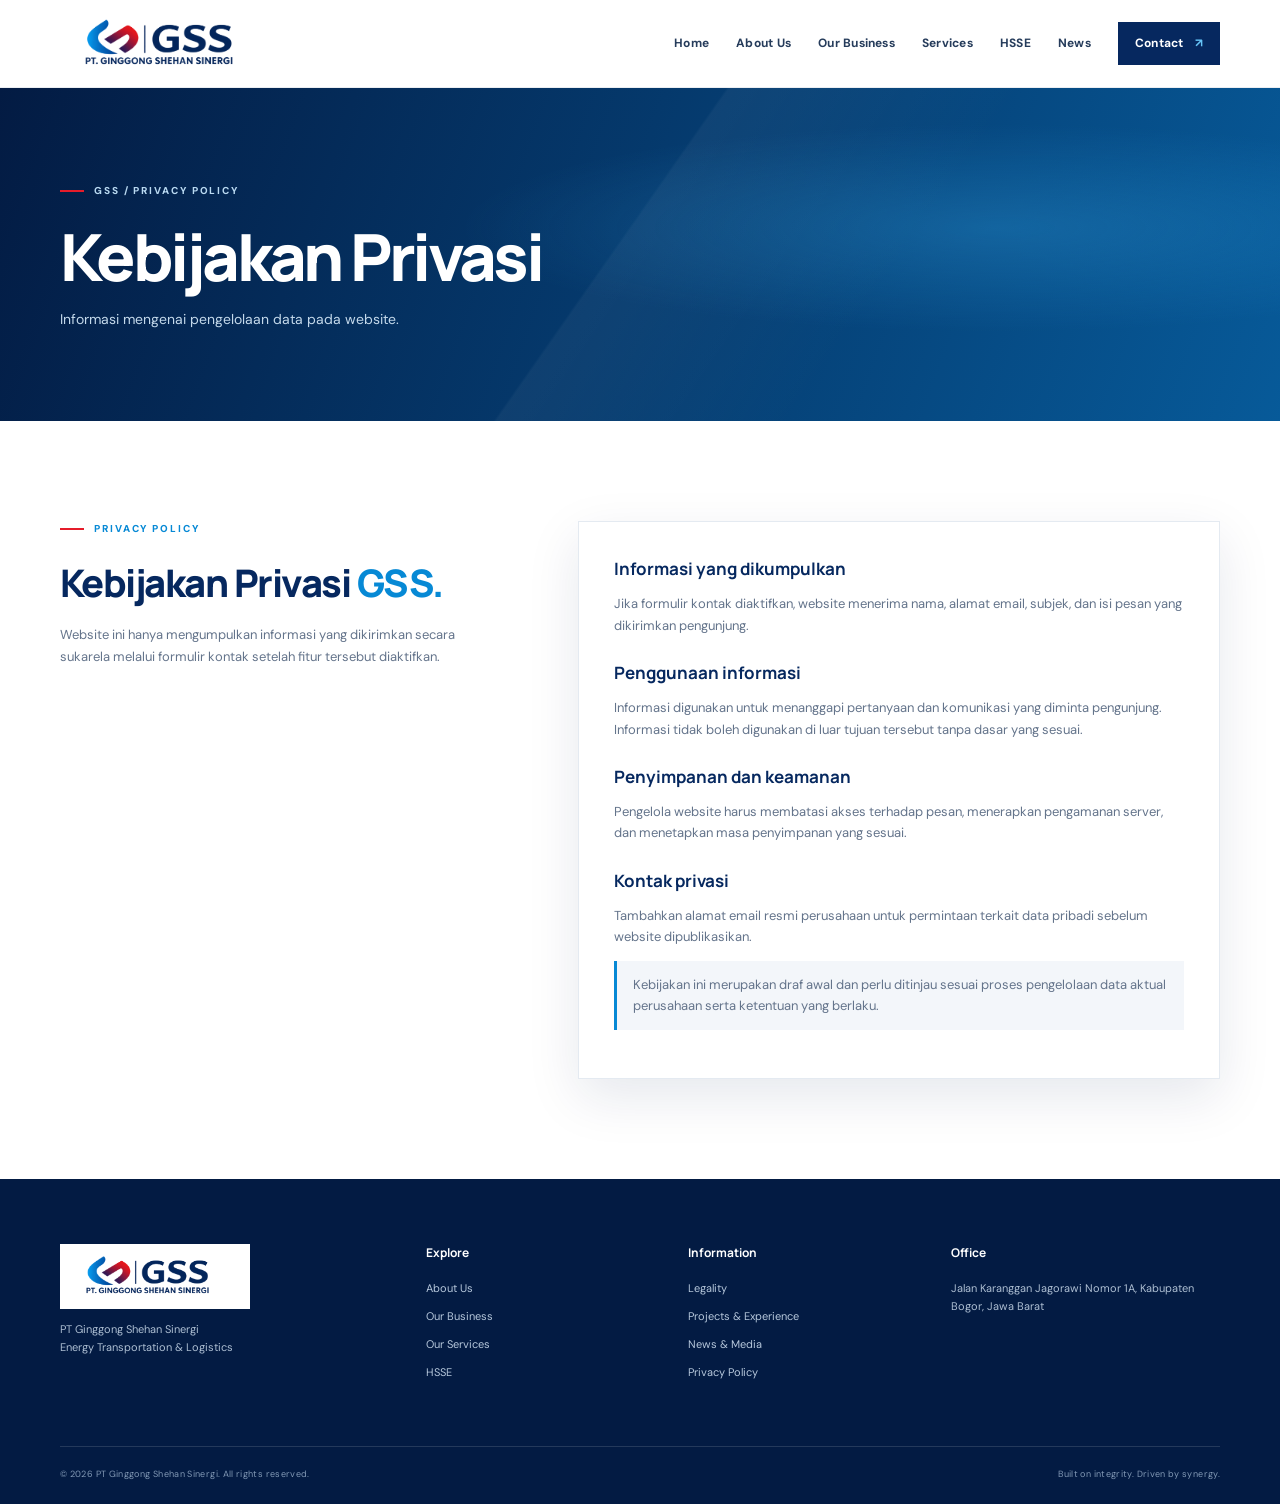
<file: pages/privacy.html>
<!doctype html>
<html lang="id">
<head>
  <meta charset="utf-8">
  <meta name="viewport" content="width=device-width, initial-scale=1">
  <title>Privacy Policy | GSS</title>
  <meta name="description" content="Kebijakan Privasi PT Ginggong Shehan Sinergi (GSS). Website ini hanya mengumpulkan informasi yang dikirimkan secara sukarela melalui formulir kontak setelah fitur tersebut diaktifkan.">
  <meta name="theme-color" content="#06285f">
  <meta property="og:type" content="website">
  <meta property="og:title" content="Privacy Policy | GSS">
  <meta property="og:description" content="Kebijakan Privasi PT Ginggong Shehan Sinergi (GSS). Website ini hanya mengumpulkan informasi yang dikirimkan secara sukarela melalui formulir kontak setelah fitur tersebut diaktifkan.">
  <meta property="og:image" content="/assets/images/logo-gss.png">
  <link rel="icon" type="image/png" href="/assets/images/logo-gss.png">
  <link rel="preconnect" href="https://fonts.googleapis.com">
  <link rel="preconnect" href="https://fonts.gstatic.com" crossorigin>
  <link href="https://fonts.googleapis.com/css2?family=DM+Sans:wght@400;500;600;700&family=Manrope:wght@400;500;600;700;800&display=swap" rel="stylesheet">
  <link rel="stylesheet" href="/assets/css/style.css">
</head>
<body>
<header class="site-header">
  <div class="container header-inner">
    <a class="brand" href="" aria-label="GSS Home"><img src="/assets/images/logo-gss.png" alt="Logo PT Ginggong Shehan Sinergi"></a>
    <button class="menu-toggle" aria-label="Buka menu" aria-expanded="false"><span></span><span></span><span></span></button>
    <nav class="main-nav" aria-label="Navigasi utama">
      <a href="">Home</a>
      <a href="/pages/about.html">About Us</a>
      <a href="/pages/business.html">Our Business</a>
      <a href="/pages/services.html">Services</a>
      <a href="/pages/hsse.html">HSSE</a>
      <a href="/pages/news.html">News</a>
      <a class="nav-contact" href="/pages/contact.html">Contact <span>↗</span></a>
    </nav>
  </div>
</header>
<main>
  <section class="page-hero"><div class="container"><p class="eyebrow eyebrow--light"><span></span> GSS / PRIVACY POLICY</p><h1>Kebijakan Privasi</h1><p>Informasi mengenai pengelolaan data pada website.</p></div></section>
  <section class="section-pad"><div class="container page-content">
    <div class="page-lead"><p class="eyebrow"><span></span> PRIVACY POLICY</p><h2>Kebijakan Privasi <em>GSS.</em></h2><p>Website ini hanya mengumpulkan informasi yang dikirimkan secara sukarela melalui formulir kontak setelah fitur tersebut diaktifkan.</p></div>
<div class="content-panel"><h3>Informasi yang dikumpulkan</h3><p>Jika formulir kontak diaktifkan, website menerima nama, alamat email, subjek, dan isi pesan yang dikirimkan pengunjung.</p><h3>Penggunaan informasi</h3><p>Informasi digunakan untuk menanggapi pertanyaan dan komunikasi yang diminta pengunjung. Informasi tidak boleh digunakan di luar tujuan tersebut tanpa dasar yang sesuai.</p><h3>Penyimpanan dan keamanan</h3><p>Pengelola website harus membatasi akses terhadap pesan, menerapkan pengamanan server, dan menetapkan masa penyimpanan yang sesuai.</p><h3>Kontak privasi</h3><p>Tambahkan alamat email resmi perusahaan untuk permintaan terkait data pribadi sebelum website dipublikasikan.</p><p class="placeholder-note">Kebijakan ini merupakan draf awal dan perlu ditinjau sesuai proses pengelolaan data aktual perusahaan serta ketentuan yang berlaku.</p></div></div></section>
</main>
<footer class="site-footer">
  <div class="container footer-main">
    <div class="footer-brand"><img src="/assets/images/logo-gss.png" alt="Logo GSS"><p>PT Ginggong Shehan Sinergi<br>Energy Transportation & Logistics</p></div>
    <div><h4>Explore</h4><a href="/pages/about.html">About Us</a><a href="/pages/business.html">Our Business</a><a href="/pages/services.html">Our Services</a><a href="/pages/hsse.html">HSSE</a></div>
    <div><h4>Information</h4><a href="/pages/legality.html">Legality</a><a href="/pages/projects.html">Projects & Experience</a><a href="/pages/news.html">News & Media</a><a href="/pages/privacy.html">Privacy Policy</a></div>
    <div><h4>Office</h4><p>Jalan Karanggan Jagorawi Nomor 1A, Kabupaten Bogor, Jawa Barat</p></div>
  </div>
  <div class="container footer-bottom"><span>© 2026 PT Ginggong Shehan Sinergi. All rights reserved.</span><span>Built on integrity. Driven by synergy.</span></div>
</footer>
<a class="back-top" href="#" aria-label="Kembali ke atas">↑</a>
<script src="/assets/js/main.js" defer></script>
</body></html>
</file>
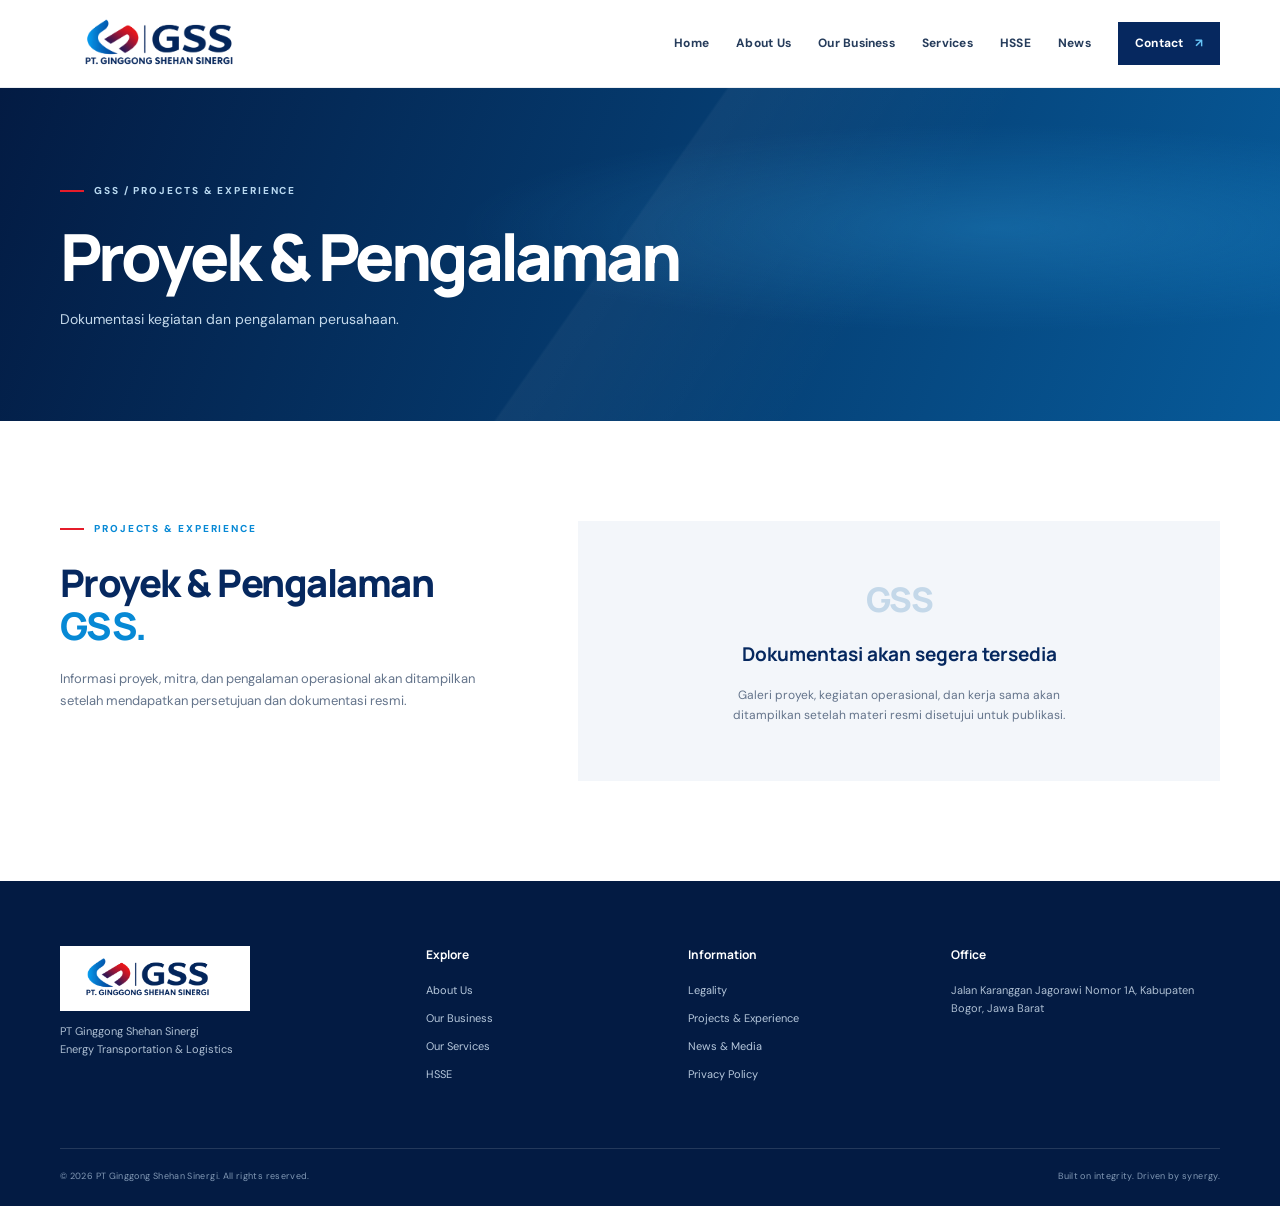
<file: pages/projects.html>
<!doctype html>
<html lang="id">
<head>
  <meta charset="utf-8">
  <meta name="viewport" content="width=device-width, initial-scale=1">
  <title>Projects &amp; Experience | GSS</title>
  <meta name="description" content="Proyek &amp; Pengalaman PT Ginggong Shehan Sinergi (GSS). Informasi proyek, mitra, dan pengalaman operasional akan ditampilkan setelah mendapatkan persetujuan dan dokumentasi resmi.">
  <meta name="theme-color" content="#06285f">
  <meta property="og:type" content="website">
  <meta property="og:title" content="Projects &amp; Experience | GSS">
  <meta property="og:description" content="Proyek &amp; Pengalaman PT Ginggong Shehan Sinergi (GSS). Informasi proyek, mitra, dan pengalaman operasional akan ditampilkan setelah mendapatkan persetujuan dan dokumentasi resmi.">
  <meta property="og:image" content="/assets/images/logo-gss.png">
  <link rel="icon" type="image/png" href="/assets/images/logo-gss.png">
  <link rel="preconnect" href="https://fonts.googleapis.com">
  <link rel="preconnect" href="https://fonts.gstatic.com" crossorigin>
  <link href="https://fonts.googleapis.com/css2?family=DM+Sans:wght@400;500;600;700&family=Manrope:wght@400;500;600;700;800&display=swap" rel="stylesheet">
  <link rel="stylesheet" href="/assets/css/style.css">
</head>
<body>
<header class="site-header">
  <div class="container header-inner">
    <a class="brand" href="" aria-label="GSS Home"><img src="/assets/images/logo-gss.png" alt="Logo PT Ginggong Shehan Sinergi"></a>
    <button class="menu-toggle" aria-label="Buka menu" aria-expanded="false"><span></span><span></span><span></span></button>
    <nav class="main-nav" aria-label="Navigasi utama">
      <a href="">Home</a>
      <a href="/pages/about.html">About Us</a>
      <a href="/pages/business.html">Our Business</a>
      <a href="/pages/services.html">Services</a>
      <a href="/pages/hsse.html">HSSE</a>
      <a href="/pages/news.html">News</a>
      <a class="nav-contact" href="/pages/contact.html">Contact <span>↗</span></a>
    </nav>
  </div>
</header>
<main>
  <section class="page-hero"><div class="container"><p class="eyebrow eyebrow--light"><span></span> GSS / PROJECTS & EXPERIENCE</p><h1>Proyek & Pengalaman</h1><p>Dokumentasi kegiatan dan pengalaman perusahaan.</p></div></section>
  <section class="section-pad"><div class="container page-content">
    <div class="page-lead"><p class="eyebrow"><span></span> PROJECTS & EXPERIENCE</p><h2>Proyek & Pengalaman <em>GSS.</em></h2><p>Informasi proyek, mitra, dan pengalaman operasional akan ditampilkan setelah mendapatkan persetujuan dan dokumentasi resmi.</p></div>
<div class="empty-state"><div class="empty-state__symbol">GSS</div><h3>Dokumentasi akan segera tersedia</h3><p>Galeri proyek, kegiatan operasional, dan kerja sama akan ditampilkan setelah materi resmi disetujui untuk publikasi.</p></div></div></section>
</main>
<footer class="site-footer">
  <div class="container footer-main">
    <div class="footer-brand"><img src="/assets/images/logo-gss.png" alt="Logo GSS"><p>PT Ginggong Shehan Sinergi<br>Energy Transportation & Logistics</p></div>
    <div><h4>Explore</h4><a href="/pages/about.html">About Us</a><a href="/pages/business.html">Our Business</a><a href="/pages/services.html">Our Services</a><a href="/pages/hsse.html">HSSE</a></div>
    <div><h4>Information</h4><a href="/pages/legality.html">Legality</a><a href="/pages/projects.html">Projects & Experience</a><a href="/pages/news.html">News & Media</a><a href="/pages/privacy.html">Privacy Policy</a></div>
    <div><h4>Office</h4><p>Jalan Karanggan Jagorawi Nomor 1A, Kabupaten Bogor, Jawa Barat</p></div>
  </div>
  <div class="container footer-bottom"><span>© 2026 PT Ginggong Shehan Sinergi. All rights reserved.</span><span>Built on integrity. Driven by synergy.</span></div>
</footer>
<a class="back-top" href="#" aria-label="Kembali ke atas">↑</a>
<script src="/assets/js/main.js" defer></script>
</body></html>
</file>
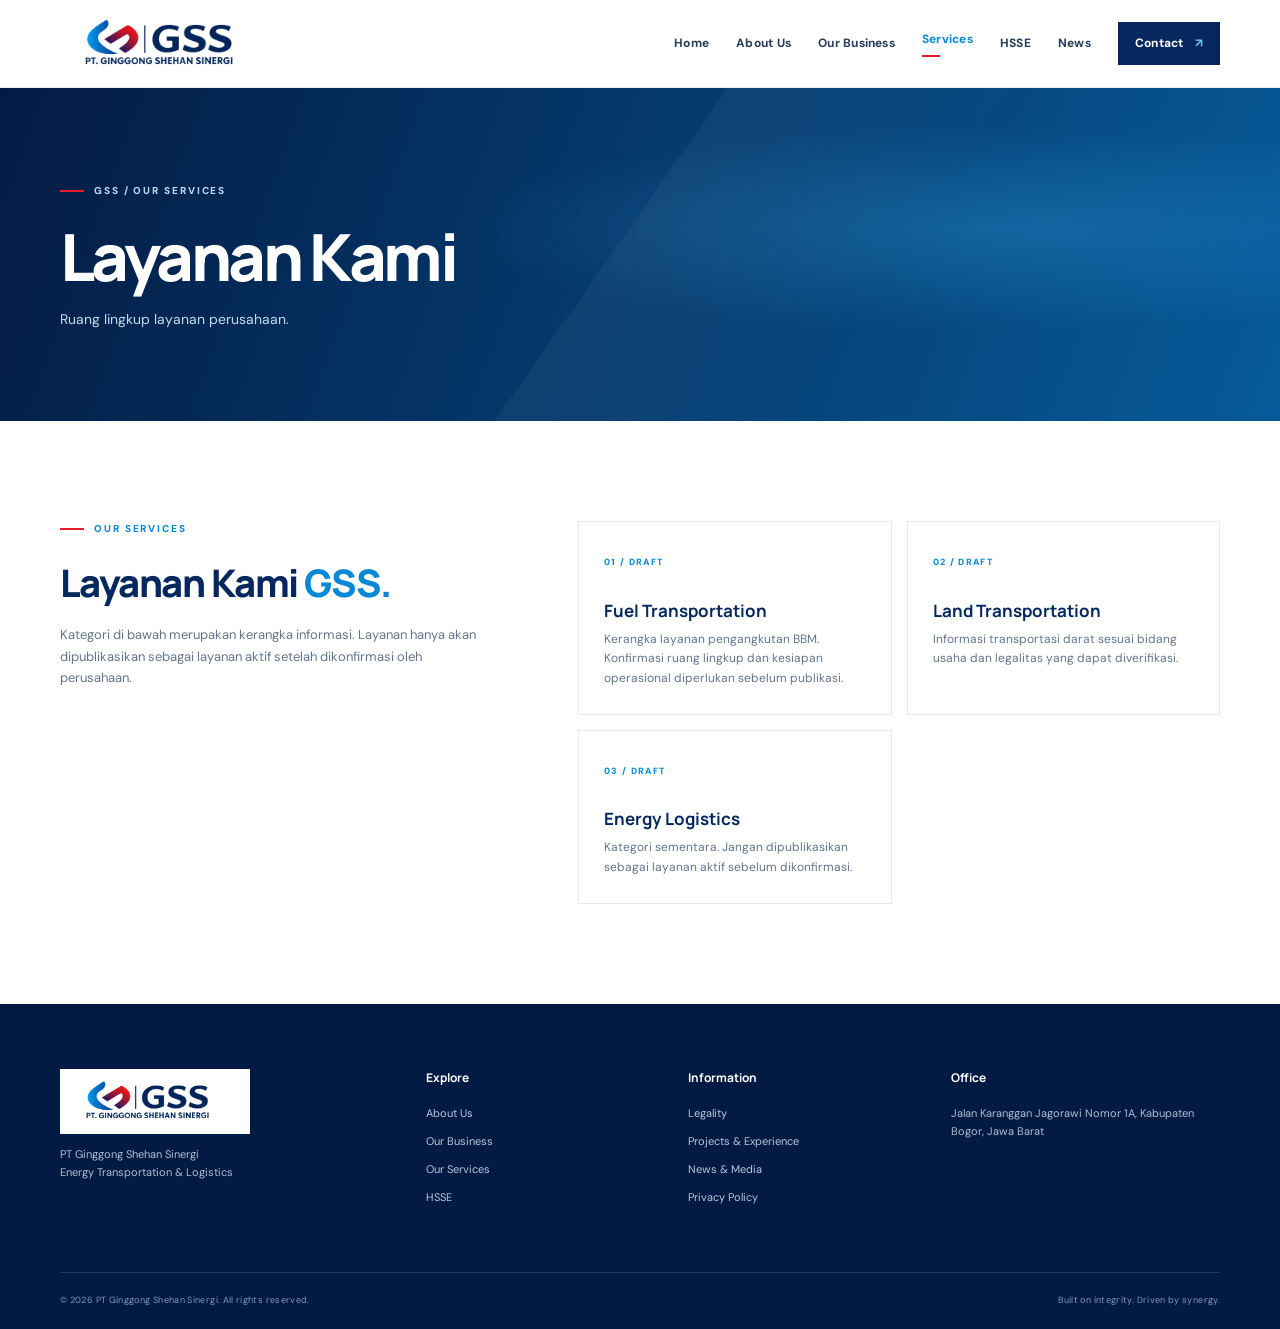
<file: pages/services.html>
<!doctype html>
<html lang="id">
<head>
  <meta charset="utf-8">
  <meta name="viewport" content="width=device-width, initial-scale=1">
  <title>Our Services | GSS</title>
  <meta name="description" content="Layanan Kami PT Ginggong Shehan Sinergi (GSS). Kategori di bawah merupakan kerangka informasi. Layanan hanya akan dipublikasikan sebagai layanan aktif setelah dikonfirmasi oleh perusahaan.">
  <meta name="theme-color" content="#06285f">
  <meta property="og:type" content="website">
  <meta property="og:title" content="Our Services | GSS">
  <meta property="og:description" content="Layanan Kami PT Ginggong Shehan Sinergi (GSS). Kategori di bawah merupakan kerangka informasi. Layanan hanya akan dipublikasikan sebagai layanan aktif setelah dikonfirmasi oleh perusahaan.">
  <meta property="og:image" content="/assets/images/logo-gss.png">
  <link rel="icon" type="image/png" href="/assets/images/logo-gss.png">
  <link rel="preconnect" href="https://fonts.googleapis.com">
  <link rel="preconnect" href="https://fonts.gstatic.com" crossorigin>
  <link href="https://fonts.googleapis.com/css2?family=DM+Sans:wght@400;500;600;700&family=Manrope:wght@400;500;600;700;800&display=swap" rel="stylesheet">
  <link rel="stylesheet" href="/assets/css/style.css">
</head>
<body>
<header class="site-header">
  <div class="container header-inner">
    <a class="brand" href="" aria-label="GSS Home"><img src="/assets/images/logo-gss.png" alt="Logo PT Ginggong Shehan Sinergi"></a>
    <button class="menu-toggle" aria-label="Buka menu" aria-expanded="false"><span></span><span></span><span></span></button>
    <nav class="main-nav" aria-label="Navigasi utama">
      <a href="">Home</a>
      <a href="/pages/about.html">About Us</a>
      <a href="/pages/business.html">Our Business</a>
      <a href="/pages/services.html" aria-current="page" class="is-active">Services</a>
      <a href="/pages/hsse.html">HSSE</a>
      <a href="/pages/news.html">News</a>
      <a class="nav-contact" href="/pages/contact.html">Contact <span>↗</span></a>
    </nav>
  </div>
</header>
<main>
  <section class="page-hero"><div class="container"><p class="eyebrow eyebrow--light"><span></span> GSS / OUR SERVICES</p><h1>Layanan Kami</h1><p>Ruang lingkup layanan perusahaan.</p></div></section>
  <section class="section-pad"><div class="container page-content">
    <div class="page-lead"><p class="eyebrow"><span></span> OUR SERVICES</p><h2>Layanan Kami <em>GSS.</em></h2><p>Kategori di bawah merupakan kerangka informasi. Layanan hanya akan dipublikasikan sebagai layanan aktif setelah dikonfirmasi oleh perusahaan.</p></div>
<div class="card-grid"><article class="plain-card"><span>01 / DRAFT</span><h3>Fuel Transportation</h3><p>Kerangka layanan pengangkutan BBM. Konfirmasi ruang lingkup dan kesiapan operasional diperlukan sebelum publikasi.</p></article><article class="plain-card"><span>02 / DRAFT</span><h3>Land Transportation</h3><p>Informasi transportasi darat sesuai bidang usaha dan legalitas yang dapat diverifikasi.</p></article><article class="plain-card"><span>03 / DRAFT</span><h3>Energy Logistics</h3><p>Kategori sementara. Jangan dipublikasikan sebagai layanan aktif sebelum dikonfirmasi.</p></article></div></div></section>
</main>
<footer class="site-footer">
  <div class="container footer-main">
    <div class="footer-brand"><img src="/assets/images/logo-gss.png" alt="Logo GSS"><p>PT Ginggong Shehan Sinergi<br>Energy Transportation & Logistics</p></div>
    <div><h4>Explore</h4><a href="/pages/about.html">About Us</a><a href="/pages/business.html">Our Business</a><a href="/pages/services.html">Our Services</a><a href="/pages/hsse.html">HSSE</a></div>
    <div><h4>Information</h4><a href="/pages/legality.html">Legality</a><a href="/pages/projects.html">Projects & Experience</a><a href="/pages/news.html">News & Media</a><a href="/pages/privacy.html">Privacy Policy</a></div>
    <div><h4>Office</h4><p>Jalan Karanggan Jagorawi Nomor 1A, Kabupaten Bogor, Jawa Barat</p></div>
  </div>
  <div class="container footer-bottom"><span>© 2026 PT Ginggong Shehan Sinergi. All rights reserved.</span><span>Built on integrity. Driven by synergy.</span></div>
</footer>
<a class="back-top" href="#" aria-label="Kembali ke atas">↑</a>
<script src="/assets/js/main.js" defer></script>
</body></html>
</file>
<file: assets/css/style.css>
:root{--navy:#06285f;--navy2:#031b43;--blue:#0789d5;--blue2:#35a8e8;--red:#e51c2a;--ink:#13243b;--muted:#64748b;--pale:#f3f6fa;--line:#e4eaf1;--white:#fff;--radius:5px;--shadow:0 18px 50px rgba(4,32,76,.10)}
*{box-sizing:border-box}html{scroll-behavior:smooth}body{margin:0;font-family:"DM Sans",sans-serif;color:var(--ink);background:#fff;line-height:1.65}body.menu-open{overflow:hidden}a{color:inherit;text-decoration:none}img{max-width:100%;display:block}.container{width:min(1160px,calc(100% - 48px));margin:auto}.section-pad{padding:100px 0}.site-header{height:88px;position:sticky;top:0;z-index:50;background:rgba(255,255,255,.96);backdrop-filter:blur(14px);border-bottom:1px solid rgba(6,40,95,.08)}.header-inner{height:100%;display:flex;align-items:center;justify-content:space-between}.brand img{width:210px;height:66px;object-fit:contain;object-position:left center}.main-nav{display:flex;align-items:center;gap:27px;font-size:12px;font-weight:700;letter-spacing:.02em;color:#263c5b}.main-nav>a{transition:color .2s}.main-nav>a:hover,.main-nav>a.is-active{color:var(--blue)}.main-nav>a.is-active:after{content:"";display:block;width:18px;height:2px;background:var(--red);margin-top:5px}.nav-contact{padding:12px 17px;background:var(--navy);color:#fff!important}.nav-contact span{color:#66c4f6;margin-left:8px}.menu-toggle{display:none;border:0;background:none;padding:8px}.menu-toggle span{display:block;width:25px;height:2px;background:var(--navy);margin:5px}
.hero{min-height:650px;position:relative;display:flex;align-items:center;overflow:hidden;color:#fff;background:linear-gradient(112deg,#031b43 0%,#06285f 52%,#075b9b 100%)}.hero:before,.page-hero:before{content:"";position:absolute;inset:0;background:radial-gradient(ellipse at 78% 42%,rgba(53,168,232,.28),transparent 38%),linear-gradient(125deg,transparent 48%,rgba(255,255,255,.045) 48.2%,transparent 68%)}.hero:after{content:"";position:absolute;width:540px;height:540px;border:1px solid rgba(255,255,255,.13);border-radius:50%;right:-90px;top:50px;box-shadow:0 0 0 55px rgba(255,255,255,.025),0 0 0 110px rgba(255,255,255,.02)}.hero__backdrop{position:absolute;inset:0;background:linear-gradient(90deg,rgba(2,18,48,.55),transparent 85%)}.hero__content{position:relative;z-index:2;padding:100px 0}.eyebrow{font-size:10px;font-weight:800;letter-spacing:.19em;color:var(--blue);display:flex;align-items:center;gap:10px;margin:0 0 23px}.eyebrow span{width:24px;height:2px;background:var(--red);display:inline-block}.eyebrow--light{color:#b9d9f1}.hero h1,.page-hero h1{font:800 clamp(48px,7vw,82px)/1.04 Manrope,sans-serif;letter-spacing:-.055em;margin:0;max-width:760px}.hero h1 em,.section-heading h2 em,.intro h2 em,.commitment h2 em,.facts h2 em,.cta h2 em{font-style:normal;color:#55b9f0}.hero__lead{font-size:16px;color:#d4e4f4;max-width:570px;margin:26px 0 32px}.hero__actions{display:flex;gap:13px;flex-wrap:wrap}.button{display:inline-flex;align-items:center;justify-content:center;gap:22px;padding:15px 21px;font-size:11px;font-weight:800;letter-spacing:.04em;border:1px solid transparent;transition:transform .2s,background .2s}.button:hover{transform:translateY(-2px)}.button--primary{background:var(--blue);color:#fff}.button--outline{border-color:rgba(255,255,255,.5);color:#fff}.button--dark{background:var(--navy);color:#fff}.button--white{background:#fff;color:var(--navy)}.hero__footnote{display:flex;align-items:center;gap:12px;font-size:9px;letter-spacing:.2em;color:#a9c5df;margin-top:75px}.hero__line{width:42px;height:1px;background:var(--red)}.hero__index{position:absolute;z-index:2;right:max(24px,calc((100% - 1160px)/2));bottom:45px;font-size:9px;letter-spacing:.15em;color:#b5cde3}.hero__index b{color:#fff;font-size:18px;margin-right:8px}.hero__index span{margin-right:8px;color:var(--red)}
.intro__grid{display:grid;grid-template-columns:1fr 1fr;gap:100px;align-items:end}.intro h2,.commitment h2,.facts h2,.section-heading h2,.cta h2{font:800 clamp(34px,4vw,49px)/1.16 Manrope,sans-serif;letter-spacing:-.045em;color:var(--navy);margin:0}.intro h2 em,.facts h2 em{color:var(--blue)}.intro__copy p{color:var(--muted);font-size:14px;margin:0 0 25px}.text-link{font-size:11px;font-weight:800;color:var(--navy);border-bottom:1px solid var(--blue);padding-bottom:8px}.text-link span{color:var(--red);margin-left:12px}
.business-band{background:var(--navy2);color:#fff;position:relative;overflow:hidden}.business-band:after{content:"GSS";position:absolute;right:-30px;bottom:-120px;font:800 300px Manrope;color:rgba(255,255,255,.025);pointer-events:none}.section-heading{display:flex;align-items:end;justify-content:space-between;gap:40px;margin-bottom:48px}.section-heading h2{color:#fff}.section-heading--light h2 em{color:#54b8ef}.section-heading>p{max-width:330px;color:#aabbd1;font-size:13px;margin:0 0 5px}.service-grid{display:grid;grid-template-columns:repeat(3,1fr);gap:1px;background:rgba(255,255,255,.14);position:relative;z-index:1}.service-card{padding:30px 29px 32px;background:#06285f;min-height:285px;position:relative;transition:background .25s}.service-card:hover{background:#0a397c}.service-card__num{font-size:10px;color:#7da6cb;letter-spacing:.12em}.service-card__icon{position:absolute;right:28px;top:25px;color:#4cb8f1;font-size:25px}.service-card h3{font:700 21px Manrope;margin:52px 0 12px}.service-card p{color:#b7c8dc;font-size:12px;max-width:280px}.service-card__more{display:inline-block;color:#fff;font-size:10px;font-weight:700;margin-top:18px}.service-card__more:first-letter{color:var(--red)}
.commitment{background:#f3f6fa}.commitment__grid{display:grid;grid-template-columns:1fr 1fr;gap:90px;align-items:center}.commitment__visual{height:390px;background:linear-gradient(145deg,#06285f,#087fc2);position:relative;overflow:hidden;display:flex;align-items:center;justify-content:center}.commitment__visual:before{content:"";position:absolute;width:340px;height:340px;border:1px solid rgba(255,255,255,.24);border-radius:50%;box-shadow:0 0 0 40px rgba(255,255,255,.04),0 0 0 80px rgba(255,255,255,.035)}.visual-mark{position:relative;color:#fff;font:800 58px Manrope;letter-spacing:-.07em}.visual-mark span{color:#e51c2a}.visual-caption{position:absolute;bottom:24px;left:28px;color:#b9d9f1;font-size:9px;letter-spacing:.18em;line-height:1.8}.commitment__body>p:not(.eyebrow){color:var(--muted);font-size:13px;margin:23px 0 28px}.commitment h2 em{color:var(--blue)}
.facts__grid{display:grid;grid-template-columns:1.3fr repeat(3,1fr);gap:30px;align-items:center}.facts h2{font-size:36px}.fact{border-left:1px solid var(--line);padding-left:24px}.fact strong{display:block;color:var(--navy);font:800 28px Manrope}.fact span{display:block;color:var(--muted);font-size:11px;margin-top:6px}
.cta{background:linear-gradient(110deg,#06285f,#075a99);color:#fff}.cta__inner{display:flex;align-items:center;justify-content:space-between;gap:30px}.cta h2{color:#fff}.cta h2 em{color:#55b9f0}.cta p:not(.eyebrow){color:#c2d6e9;font-size:13px;margin-bottom:0}
.site-footer{background:#031b43;color:#fff;padding:65px 0 22px}.footer-main{display:grid;grid-template-columns:1.5fr 1fr 1fr 1.3fr;gap:55px;padding-bottom:55px}.footer-brand img{width:190px;height:65px;object-fit:contain;object-position:left center;background:#fff;padding:5px}.footer-brand p,.footer-main p{font-size:11px;color:#aebfd3}.footer-main h4{font:700 12px Manrope;margin:0 0 18px}.footer-main a:not(.brand){display:block;font-size:11px;color:#b7c8dc;margin:10px 0}.footer-main a:hover{color:#55b9f0}.footer-bottom{border-top:1px solid rgba(255,255,255,.13);padding-top:20px;display:flex;justify-content:space-between;color:#8299b5;font-size:9px;letter-spacing:.04em}.back-top{position:fixed;right:22px;bottom:22px;width:42px;height:42px;background:var(--blue);color:#fff;display:grid;place-items:center;z-index:20;opacity:0;pointer-events:none;transition:opacity .2s}.back-top.is-visible{opacity:1;pointer-events:auto}
.page-hero{position:relative;overflow:hidden;background:linear-gradient(110deg,#031b43,#075a99);color:#fff;padding:95px 0 90px}.page-hero .container{position:relative;z-index:1}.page-hero h1{font-size:clamp(42px,6vw,65px)}.page-hero p:not(.eyebrow){color:#c4d9eb;max-width:620px;font-size:14px;margin:18px 0 0}.page-content{display:grid;grid-template-columns:.8fr 1.2fr;gap:90px;align-items:start}.page-lead h2{font:800 38px/1.15 Manrope;color:var(--navy);letter-spacing:-.04em;margin:0 0 20px}.page-lead h2 em{color:var(--blue);font-style:normal}.page-lead>p:last-child{font-size:13px;color:var(--muted)}.content-panel{background:#fff;border:1px solid var(--line);padding:35px;box-shadow:var(--shadow)}.content-panel h3,.contact-form h3{font:700 17px Manrope;color:var(--navy);margin:25px 0 9px}.content-panel h3:first-child{margin-top:0}.content-panel p{font-size:13px;color:var(--muted)}.placeholder-note{background:#f3f6fa;padding:13px 16px;border-left:3px solid var(--blue);font-size:12px;color:#586b82}.info-row{display:grid;grid-template-columns:42px 1fr;gap:14px;padding:22px 0;border-bottom:1px solid var(--line)}.info-row:first-child{padding-top:0}.info-row>span{font:800 15px Manrope;color:var(--blue)}.info-row h3{margin:0 0 5px}.info-row p{margin:0}.notice{margin-top:25px;padding:18px;background:#fff5f5;border-left:3px solid var(--red)}.notice strong{color:var(--navy);font-size:12px}.notice p{margin-bottom:0}.card-grid{display:grid;grid-template-columns:repeat(2,1fr);gap:15px}.plain-card{background:#fff;border:1px solid var(--line);padding:25px}.plain-card>span{font-size:9px;letter-spacing:.15em;color:var(--blue);font-weight:800}.plain-card h3{font:700 17px Manrope;color:var(--navy);margin:25px 0 8px}.plain-card p{font-size:12px;color:var(--muted);margin:0}.empty-state{grid-column:2;background:var(--pale);padding:55px 30px;text-align:center}.empty-state__symbol{font:800 34px Manrope;color:#c4d8e9;letter-spacing:-.05em}.empty-state h3{font:700 19px Manrope;color:var(--navy)}.empty-state p{font-size:12px;color:var(--muted);max-width:390px;margin:auto}.legal-item{padding:15px 0;border-bottom:1px solid var(--line)}.legal-item span,.legal-item strong,.legal-item small{display:block}.legal-item span{font-size:10px;color:var(--muted)}.legal-item strong{font-size:13px;color:var(--navy);margin:3px 0}.legal-item small{color:#b36b20;font-size:10px}.contact-grid{display:grid;grid-template-columns:.8fr 1.2fr;gap:18px}.contact-form{background:#f3f6fa;padding:30px}.contact-form label{display:block;font-size:11px;font-weight:700;color:#40536b;margin:15px 0}.contact-form input,.contact-form textarea{display:block;width:100%;border:1px solid #dbe3ed;background:#fff;padding:12px;margin-top:6px;font:13px "DM Sans";color:var(--ink);outline:none}.contact-form input:focus,.contact-form textarea:focus{border-color:var(--blue)}.contact-form textarea{resize:vertical}.form-note{font-size:10px;color:var(--muted)}.success-note{padding:12px;background:#e7f7ef;color:#17643d;font-size:12px}.hp-field{position:absolute;left:-9999px}.contact-form .button{cursor:pointer}
@media(max-width:1000px){.main-nav{gap:15px}.brand img{width:175px}.intro__grid,.commitment__grid{gap:50px}.facts__grid{grid-template-columns:repeat(2,1fr)}.footer-main{gap:30px}}
@media(max-width:760px){.container{width:min(100% - 36px,560px)}.site-header{height:74px}.brand img{width:170px;height:58px}.menu-toggle{display:block;z-index:3}.main-nav{position:fixed;inset:74px 0 0;background:#fff;display:flex;flex-direction:column;align-items:stretch;gap:0;padding:20px 28px;transform:translateX(100%);transition:transform .25s}.main-nav.is-open{transform:translateX(0)}.main-nav>a{padding:15px 0;border-bottom:1px solid var(--line);font-size:14px}.main-nav>a.is-active:after{display:none}.main-nav .nav-contact{margin-top:18px;padding:15px}.hero{min-height:610px}.hero__content{padding:80px 0}.hero h1{font-size:54px}.hero__lead{font-size:14px}.hero__index{bottom:20px}.section-pad{padding:72px 0}.intro__grid,.commitment__grid,.page-content,.contact-grid{grid-template-columns:1fr;gap:32px}.section-heading{display:block}.section-heading>p{margin-top:18px}.service-grid{grid-template-columns:1fr}.service-card{min-height:230px}.service-card h3{margin-top:35px}.commitment__visual{height:290px}.facts__grid{grid-template-columns:1fr 1fr;gap:24px}.facts__grid>div:first-child{grid-column:1/-1}.fact{padding-left:15px}.fact strong{font-size:23px}.cta__inner{display:block}.cta__inner>.button{margin-top:25px}.footer-main{grid-template-columns:1fr 1fr;gap:28px}.footer-brand{grid-column:1/-1}.footer-bottom{display:block;line-height:2.2}.page-hero{padding:75px 0}.page-hero h1{font-size:44px}.page-content{gap:30px}.empty-state{grid-column:1}.card-grid{grid-template-columns:1fr}.content-panel{padding:24px}.contact-form{padding:22px}}
@media(prefers-reduced-motion:reduce){html{scroll-behavior:auto}*,*:before,*:after{transition:none!important}}
</file>
